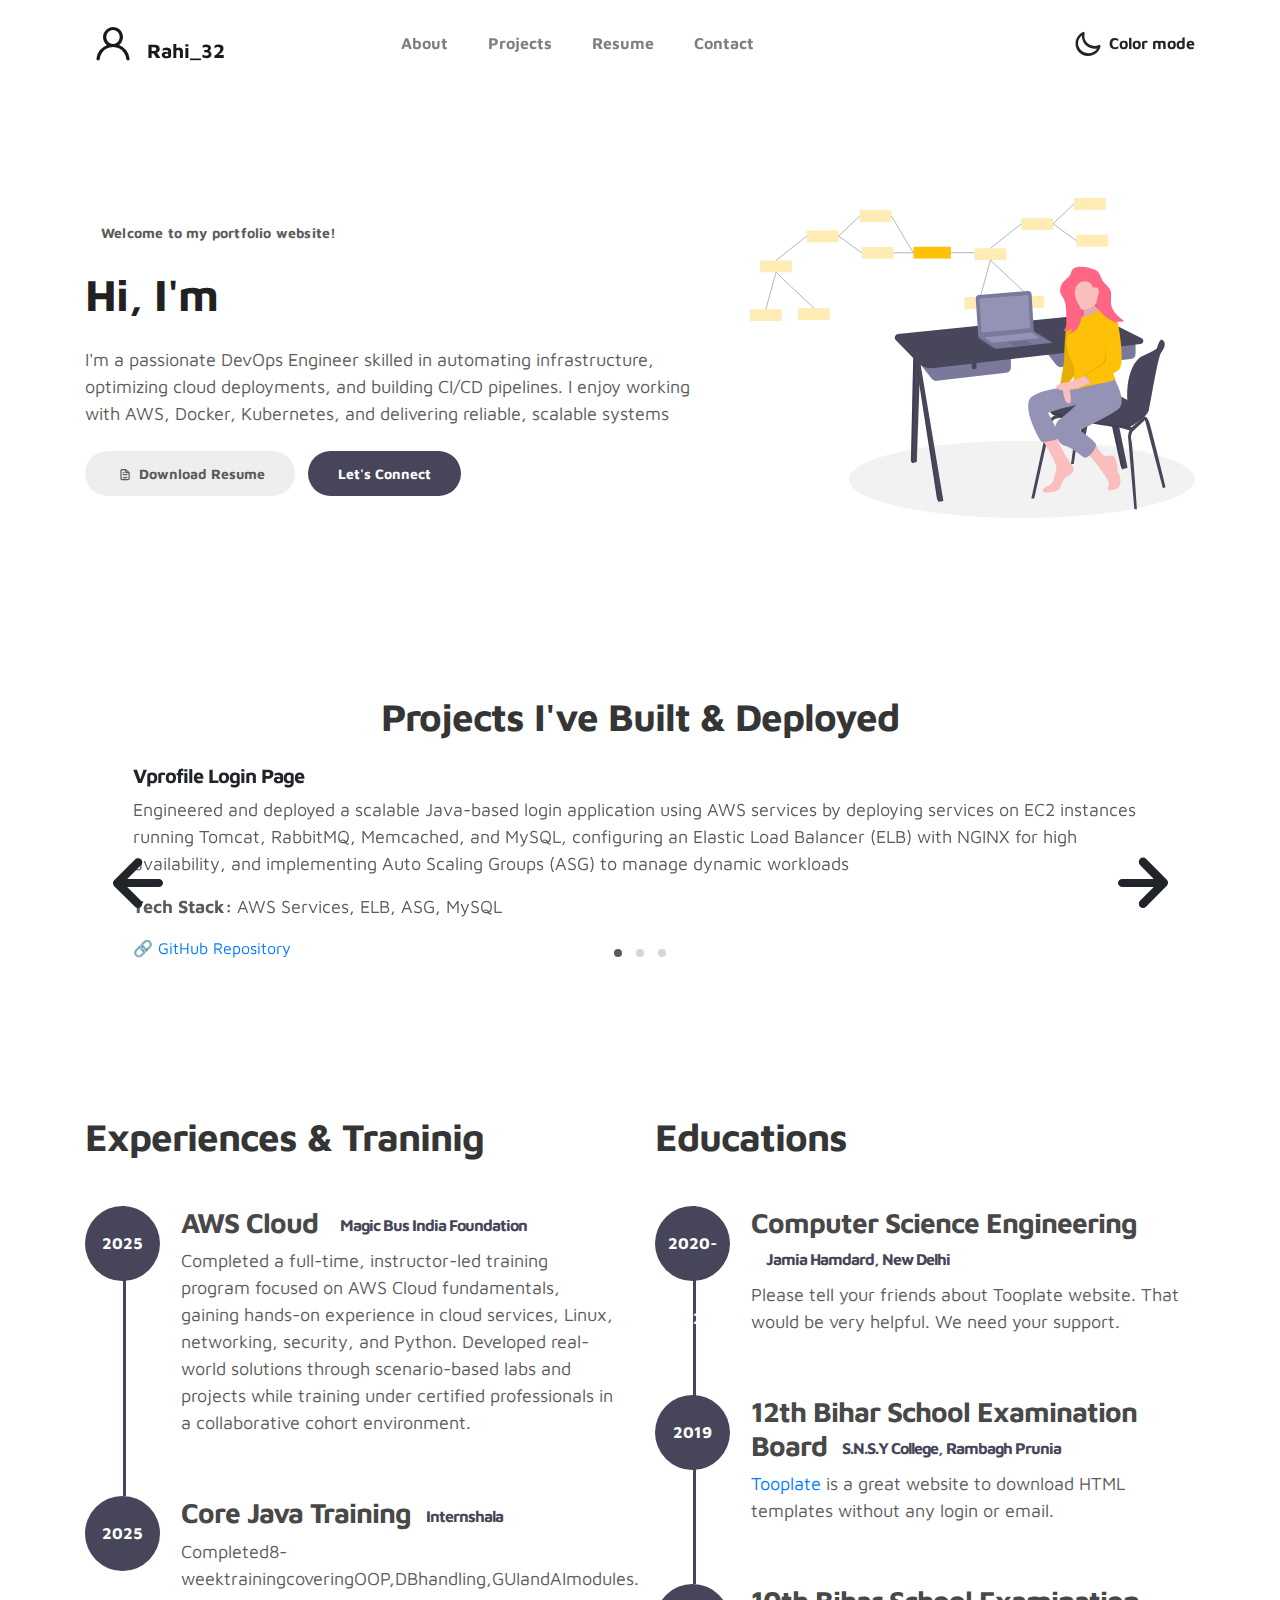
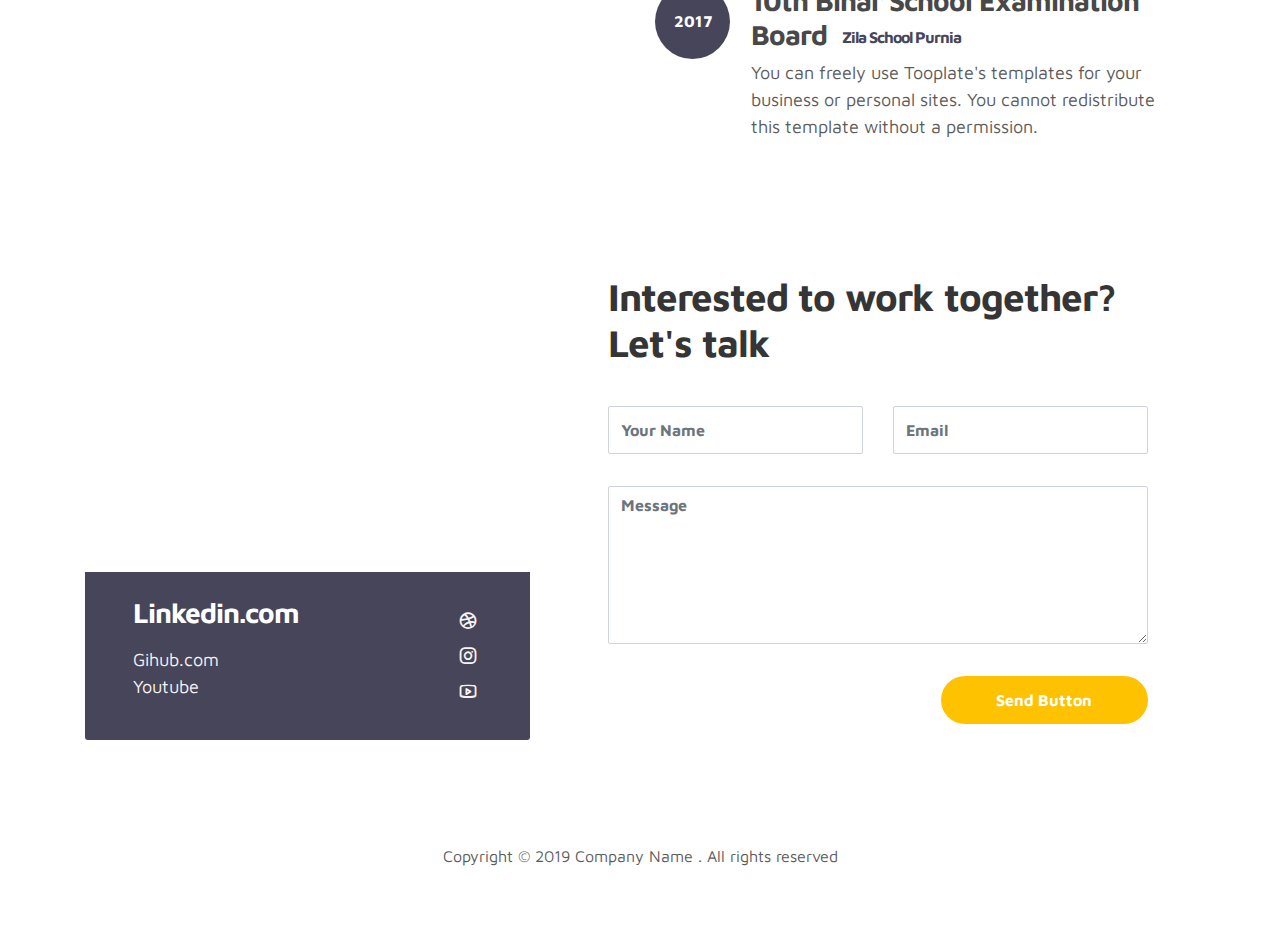
<file: marvel-master/index.html>
<!doctype html>
<html lang="en">
  <head>
    <meta charset="utf-8">
    <meta name="viewport" content="width=device-width, initial-scale=1, shrink-to-fit=no">
    <meta name="description" content="">
    <meta name="author" content="">

    <title>Marvel HTML Bootstrap 4 Template</title>

    <link rel="stylesheet" href="css/bootstrap.min.css">
    <link rel="stylesheet" href="css/unicons.css">
    <link rel="stylesheet" href="css/owl.carousel.min.css">
    <link rel="stylesheet" href="css/owl.theme.default.min.css">

    <!-- MAIN STYLE -->
    <link rel="stylesheet" href="css/tooplate-style.css">
    
<!--

Tooplate 2115 Marvel

https://www.tooplate.com/view/2115-marvel

-->
  </head>
  <body>

    <!-- MENU -->
    <nav class="navbar navbar-expand-sm navbar-light">
        <div class="container">
            <a class="navbar-brand" href="index.html"><i class='uil uil-user'></i> Rahi_32 </a>

            <button class="navbar-toggler" type="button" data-toggle="collapse" data-target="#navbarNav" aria-controls="navbarNav" aria-expanded="false"
                aria-label="Toggle navigation">
                <span class="navbar-toggler-icon"></span>
                <span class="navbar-toggler-icon"></span>
                <span class="navbar-toggler-icon"></span>
            </button>

            <div class="collapse navbar-collapse" id="navbarNav">
                <ul class="navbar-nav mx-auto">
                    <li class="nav-item">
                        <a href="#about" class="nav-link"><span data-hover="About">About</span></a>
                    </li>
                    <li class="nav-item">
                        <a href="#project" class="nav-link"><span data-hover="Projects">Projects</span></a>
                    </li>
                    <li class="nav-item">
                        <a href="#resume" class="nav-link"><span data-hover="Resume">Resume</span></a>
                    </li>
                    <li class="nav-item">
                        <a href="#contact" class="nav-link"><span data-hover="Contact">Contact</span></a>
                    </li>
                </ul>

                <ul class="navbar-nav ml-lg-auto">
                    <div class="ml-lg-4">
                      <div class="color-mode d-lg-flex justify-content-center align-items-center">
                        <i class="color-mode-icon"></i>
                        Color mode
                      </div>
                    </div>
                </ul>
            </div>
        </div>
    </nav>

    <!-- ABOUT -->
    <section class="about full-screen d-lg-flex justify-content-center align-items-center" id="about">
        <div class="container">
            <div class="row">
                
                <div class="col-lg-7 col-md-12 col-12 d-flex align-items-center">
                    <div class="about-text">
                        <small class="small-text">Welcome to <span class="mobile-block">my portfolio website!</span></small>
                        <h1 class="animated animated-text">
                            <span class="mr-2">Hi, I'm</span>
                                <div class="animated-info">
                                    <span class="animated-item">Danish Ahmad</span>
                                    <span class="animated-item">Cloud Enthusiast</span>
                                    <span class="animated-item">AWS Certified</span>
                                </div>
                        </h1>

                        <p>I'm a passionate DevOps Engineer skilled in automating infrastructure, optimizing cloud deployments, and building CI/CD pipelines. I enjoy working with AWS, Docker, Kubernetes, and delivering reliable, scalable systems</p>
                        
                        <div class="custom-btn-group mt-4">
                          <a href="https://drive.google.com/file/d/1z-Vn56O4dzv8pi8DDrOJLOv7NZh2t-Xn/view?usp=sharing" class="btn mr-lg-2 custom-btn"><i class='uil uil-file-alt'></i> Download Resume</a>
                          <a href="#contact" class="btn custom-btn custom-btn-bg custom-btn-link">Let's Connect</a>
                        </div>
                    </div>
                </div>

                <div class="col-lg-5 col-md-12 col-12">
                    <div class="about-image svg">
                        <img src="images/undraw/undraw_software_engineer_lvl5.svg" class="img-fluid" alt="svg image">
                    </div>
                </div>

            </div>
        </div>
    </section>

 <!-- PROJECTS -->
<section class="project py-5" id="project">
  <div class="container">
    <div class="row">
      <div class="col-lg-11 text-center mx-auto col-12">

        <div class="col-lg-8 mx-auto">
          <h2>Projects I've Built & Deployed</h2>
        </div>

        <div class="owl-carousel owl-theme">

          <!-- Project 1: Java Login Page -->
          <div class="item">
            <div class="project-info text-left">
              <h5 class="mt-3">Vprofile Login Page</h5>
              <p>
                Engineered and deployed a scalable Java-based login application using AWS services by deploying services on EC2 instances running Tomcat, RabbitMQ, Memcached, and MySQL, configuring an Elastic Load Balancer (ELB) with NGINX for high availability, and implementing Auto Scaling Groups (ASG) to manage dynamic workloads
              </p>
              <p><strong>Tech Stack:</strong> AWS Services, ELB, ASG, MySQL</p>
              <a href="https://github.com/rahi-32/vprofile-login.git" target="_blank">🔗 GitHub Repository</a>
            </div>
          </div>

          <!-- Project 2: Library Management System -->
          <div class="item">
            <div class="project-info text-left">
              <h5 class="mt-3">Library Management System</h5>
              <p>
                A full-featured desktop-based library management system to manage book issuance, returns, and member records. Includes admin and user views.
              </p>
              <p><strong>Tech Stack:</strong> Java, Swing, JDBC, MySQL</p>
              <a href="https://github.com/yourusername/library-management-system" target="_blank">🔗 GitHub Repository</a>
            </div>
          </div>

          <!-- Project 3: Tic Tac Toe Game -->
          <div class="item">
            <div class="project-info text-left">
              <h5 class="mt-3">Tic Tac Toe Game</h5>
              <p>
                A fun and interactive two-player Tic Tac Toe game built with Java GUI. It tracks player turns and highlights the winning combinations dynamically.
              </p>
              <p><strong>Tech Stack:</strong> Java, AWT/Swing</p>
              <a href="https://github.com/yourusername/tic-tac-toe-java" target="_blank">🔗 GitHub Repository</a>
            </div>
          </div>

        </div>
      </div>
    </div>
  </div>
</section>


    <!-- FEATURES -->
    <section class="resume py-5 d-lg-flex justify-content-center align-items-center" id="resume">
        <div class="container">
            <div class="row">

                <div class="col-lg-6 col-12">
                  <h2 class="mb-4">Experiences & Traninig</h2>

                    <div class="timeline">
                        <div class="timeline-wrapper">
                             <div class="timeline-yr">
                                  <span>2025</span>
                             </div>
                             <div class="timeline-info">
                                  <h3><span>AWS Cloud </span><small>Magic Bus India Foundation</small></h3>
                                  <p>Completed a full-time, instructor-led training program focused on AWS Cloud fundamentals, gaining hands-on experience in cloud services, Linux, networking, security, and Python. Developed real-world solutions through scenario-based labs and projects while training under certified professionals in a collaborative cohort environment.</p>
                             </div>
                        </div>

                        <div class="timeline-wrapper">
                            <div class="timeline-yr">
                                <span>2025</span>
                            </div>
                            <div class="timeline-info">
                                <h3><span>Core Java Training</span><small>Internshala</small></h3>
                                <p>Completed8-weektrainingcoveringOOP,DBhandling,GUIandAImodules.</p>
                            </div>
                        </div>

                        <!-- <div class="timeline-wrapper">
                            <div class="timeline-yr">
                                <span>2016</span>
                            </div>
                            <div class="timeline-info">
                                <h3><span>UI Freelancer</h3>
                                <p>Sed fringilla vitae enim sit amet cursus. Sed cursus dictum tortor quis pharetra. Pellentesque habitant morbi tristique senectus et netus et malesuada fames ac turpis egestas.</p>
                            </div>
                        </div> -->
                        
                        <!-- <div class="timeline-wrapper">
                            <div class="timeline-yr">
                                <span>2014</span>
                            </div>
                            <div class="timeline-info">
                                <h3><span>Junior Designer<small>Crafted Co.</small></h3>
                                <p>Cras scelerisque scelerisque condimentum. Nullam at volutpat mi. Nunc auctor ipsum eget magna consequat viverra.</p>
                            </div>
                        </div> -->

                    </div>
                </div>

                <div class="col-lg-6 col-12">
                  <h2 class="mb-4 mobile-mt-2">Educations</h2>

                    <div class="timeline">
                        <div class="timeline-wrapper">
                             <div class="timeline-yr">
                                  <span>2020-2024</span>
                             </div>
                             <div class="timeline-info">
                                  <h3><span>Computer Science Engineering</span><small>Jamia Hamdard, New Delhi</small></h3>
                                  <p>Please tell your friends about Tooplate website. That would be very helpful. We need your support.</p>
                             </div>
                        </div>

                        <div class="timeline-wrapper">
                            <div class="timeline-yr">
                                <span>2019</span>
                            </div>
                            <div class="timeline-info">
                                <h3><span>12th Bihar School Examination Board</span><small>S.N.S.Y College, Rambagh Prunia</small></h3>
                                <p><a rel="nofollow" href="https://www.facebook.com/tooplate">Tooplate</a> is a great website to download HTML templates without any login or email.</p>
                            </div>
                        </div>
                        
                        <div class="timeline-wrapper">
                            <div class="timeline-yr">
                                <span>2017</span>
                            </div>
                            <div class="timeline-info">
                                <h3><span>10th Bihar School Examination Board</span><small>Zila School Purnia</small></h3>
                                <p>You can freely use Tooplate's templates for your business or personal sites. You cannot redistribute this template without a permission.</p>
                            </div>
                        </div>

                    </div>
                </div>
                
            </div>
        </div>
    </section>

    <!-- CONTACT -->
    <section class="contact py-5" id="contact">
      <div class="container">
        <div class="row">
          
          <div class="col-lg-5 mr-lg-5 col-12">
            <div class="google-map w-100">
              <iframe src="https://www.google.com/maps/embed?pb=!1m18!1m12!1m3!1d12088.558402180099!2d-73.99373482142036!3d40.75895421922642!2m3!1f0!2f0!3f0!3m2!1i1024!2i768!4f13.1!3m3!1m2!1s0x89c25855b8fb3083%3A0xa0f9aef176042a5c!2sTheater+District%2C+New+York%2C+NY%2C+USA!5e0!3m2!1sen!2smm!4v1549875377188" width="400" height="300" frameborder="0" style="border:0" allowfullscreen></iframe>
            </div>

            <div class="contact-info d-flex justify-content-between align-items-center py-4 px-lg-5">
                <div class="contact-info-item">
                  <h3 class="mb-3 text-white">Linkedin.com</h3>
                  <p class="footer-text mb-0">Gihub.com</p>
                  <p><a href="mailto:hello@company.co">Youtube</a></p>
                </div>

                <ul class="social-links">
                     <li><a href="https://www.linkedin.com/in/danish-ahmad-2ba697249/" class="uil uil-dribbble" data-toggle="tooltip" data-placement="left" title="Linkedin"></a></li>
                     <li><a href="#" class="uil uil-instagram" data-toggle="tooltip" data-placement="left" title="Instagram"></a></li>
                     <li><a href="#" class="uil uil-youtube" data-toggle="tooltip" data-placement="left" title="Youtube"></a></li>
                </ul>
            </div>
          </div>

          <div class="col-lg-6 col-12">
            <div class="contact-form">
              <h2 class="mb-4">Interested to work together? Let's talk</h2>

              <form action="" method="get">
                <div class="row">
                  <div class="col-lg-6 col-12">
                    <input type="text" class="form-control" name="name" placeholder="Your Name" id="name">
                  </div>

                  <div class="col-lg-6 col-12">
                    <input type="email" class="form-control" name="email" placeholder="Email" id="email">
                  </div>

                  <div class="col-12">
                    <textarea name="message" rows="6" class="form-control" id="message" placeholder="Message"></textarea>
                  </div>

                  <div class="ml-lg-auto col-lg-5 col-12">
                    <input type="submit" class="form-control submit-btn" value="Send Button">
                  </div>
                </div>
              </form>
            </div>
          </div>

        </div>
      </div>
    </section>

    <!-- FOOTER -->
     <footer class="footer py-5">
          <div class="container">
               <div class="row">

                    <div class="col-lg-12 col-12">                                
                        <p class="copyright-text text-center">Copyright &copy; 2019 Company Name . All rights reserved</p>
                        <!-- <p class="copyright-text text-center">Designed by <a rel="nofollow" href="https://www.facebook.com/tooplate">Tooplate</a></p> -->
                    </div>
                    
               </div>
          </div>
     </footer>

    <script src="js/jquery-3.3.1.min.js"></script>
    <script src="js/popper.min.js"></script>
    <script src="js/bootstrap.min.js"></script>
    <script src="js/Headroom.js"></script>
    <script src="js/jQuery.headroom.js"></script>
    <script src="js/owl.carousel.min.js"></script>
    <script src="js/smoothscroll.js"></script>
    <script src="js/custom.js"></script>

  </body>
</html>
</file>
<file: marvel-master/css/unicons.css>
@font-face {
  font-family: 'unicons';
  src: url('../font/unicons.eot?42479262');
  src: url('../font/unicons.eot?42479262#iefix') format('embedded-opentype'),
       url('../font/unicons.woff2?42479262') format('woff2'),
       url('../font/unicons.woff?42479262') format('woff'),
       url('../font/unicons.ttf?42479262') format('truetype'),
       url('../font/unicons.svg?42479262#unicons') format('svg');
  font-weight: normal;
  font-style: normal;
}
/* Chrome hack: SVG is rendered more smooth in Windozze. 100% magic, uncomment if you need it. */
/* Note, that will break hinting! In other OS-es font will be not as sharp as it could be */
/*
@media screen and (-webkit-min-device-pixel-ratio:0) {
  @font-face {
    font-family: 'unicons';
    src: url('../font/unicons.svg?42479262#unicons') format('svg');
  }
}
*/
 
 [class^="uil-"]:before, [class*=" uil-"]:before {
  font-family: "unicons";
  font-style: normal;
  font-weight: normal;
  speak: none;
 
  display: inline-block;
  text-decoration: inherit;
  width: 1em;
  margin-right: .2em;
  text-align: center;
  /* opacity: .8; */
 
  /* For safety - reset parent styles, that can break glyph codes*/
  font-variant: normal;
  text-transform: none;
 
  /* fix buttons height, for twitter bootstrap */
  line-height: 1em;
 
  /* Animation center compensation - margins should be symmetric */
  /* remove if not needed */
  margin-left: .2em;
 
  /* you can be more comfortable with increased icons size */
  /* font-size: 120%; */
 
  /* Font smoothing. That was taken from TWBS */
  -webkit-font-smoothing: antialiased;
  -moz-osx-font-smoothing: grayscale;
 
  /* Uncomment for 3D effect */
  /* text-shadow: 1px 1px 1px rgba(127, 127, 127, 0.3); */
}
 
.uil-abacus:before { content: '\e800'; } /* '' */
.uil-accessible-icon-alt:before { content: '\e801'; } /* '' */
.uil-adjust-alt:before { content: '\e802'; } /* '' */
.uil-adjust-circle:before { content: '\e803'; } /* '' */
.uil-adjust-half:before { content: '\e804'; } /* '' */
.uil-adjust:before { content: '\e805'; } /* '' */
.uil-airplay:before { content: '\e806'; } /* '' */
.uil-align-alt:before { content: '\e807'; } /* '' */
.uil-align-center-alt:before { content: '\e808'; } /* '' */
.uil-align-center-h:before { content: '\e809'; } /* '' */
.uil-align-center-justify:before { content: '\e80a'; } /* '' */
.uil-align-center-v:before { content: '\e80b'; } /* '' */
.uil-align-center:before { content: '\e80c'; } /* '' */
.uil-align-justify:before { content: '\e80d'; } /* '' */
.uil-align-left-justify:before { content: '\e80e'; } /* '' */
.uil-align-left:before { content: '\e80f'; } /* '' */
.uil-align-letter-right:before { content: '\e810'; } /* '' */
.uil-align-right-justify:before { content: '\e811'; } /* '' */
.uil-align-right:before { content: '\e812'; } /* '' */
.uil-align:before { content: '\e813'; } /* '' */
.uil-ambulance:before { content: '\e814'; } /* '' */
.uil-analysis:before { content: '\e815'; } /* '' */
.uil-analytics:before { content: '\e816'; } /* '' */
.uil-anchor:before { content: '\e817'; } /* '' */
.uil-android-phone-slash:before { content: '\e818'; } /* '' */
.uil-angle-double-down:before { content: '\e819'; } /* '' */
.uil-angle-double-left:before { content: '\e81a'; } /* '' */
.uil-angle-double-right:before { content: '\e81b'; } /* '' */
.uil-angle-double-up:before { content: '\e81c'; } /* '' */
.uil-angle-down:before { content: '\e81d'; } /* '' */
.uil-angle-left:before { content: '\e81e'; } /* '' */
.uil-angle-right-b:before { content: '\e81f'; } /* '' */
.uil-angle-right:before { content: '\e820'; } /* '' */
.uil-angle-up:before { content: '\e821'; } /* '' */
.uil-annoyed-alt:before { content: '\e822'; } /* '' */
.uil-annoyed:before { content: '\e823'; } /* '' */
.uil-apps:before { content: '\e824'; } /* '' */
.uil-archive-alt:before { content: '\e825'; } /* '' */
.uil-archive:before { content: '\e826'; } /* '' */
.uil-arrow-break:before { content: '\e827'; } /* '' */
.uil-arrow-circle-down:before { content: '\e828'; } /* '' */
.uil-arrow-circle-left:before { content: '\e829'; } /* '' */
.uil-arrow-circle-right:before { content: '\e82a'; } /* '' */
.uil-arrow-circle-up:before { content: '\e82b'; } /* '' */
.uil-arrow-compress-h:before { content: '\e82c'; } /* '' */
.uil-arrow-down-left:before { content: '\e82d'; } /* '' */
.uil-arrow-down-right:before { content: '\e82e'; } /* '' */
.uil-arrow-down:before { content: '\e82f'; } /* '' */
.uil-arrow-from-right:before { content: '\e830'; } /* '' */
.uil-arrow-from-top:before { content: '\e831'; } /* '' */
.uil-arrow-growth:before { content: '\e832'; } /* '' */
.uil-arrow-left:before { content: '\e833'; } /* '' */
.uil-arrow-random:before { content: '\e834'; } /* '' */
.uil-arrow-resize-diagonal:before { content: '\e835'; } /* '' */
.uil-arrow-right:before { content: '\e836'; } /* '' */
.uil-arrow-to-bottom:before { content: '\e837'; } /* '' */
.uil-arrow-to-right:before { content: '\e838'; } /* '' */
.uil-arrow-up-left:before { content: '\e839'; } /* '' */
.uil-arrow-up-right:before { content: '\e83a'; } /* '' */
.uil-arrow-up:before { content: '\e83b'; } /* '' */
.uil-arrows-h-alt:before { content: '\e83c'; } /* '' */
.uil-arrows-h:before { content: '\e83d'; } /* '' */
.uil-arrows-left-down:before { content: '\e83e'; } /* '' */
.uil-arrows-maximize:before { content: '\e83f'; } /* '' */
.uil-arrows-merge:before { content: '\e840'; } /* '' */
.uil-arrows-resize-h:before { content: '\e841'; } /* '' */
.uil-arrows-resize-v:before { content: '\e842'; } /* '' */
.uil-arrows-resize:before { content: '\e843'; } /* '' */
.uil-arrows-right-down:before { content: '\e844'; } /* '' */
.uil-arrows-shrink-h:before { content: '\e845'; } /* '' */
.uil-arrows-shrink-v:before { content: '\e846'; } /* '' */
.uil-arrows-up-right:before { content: '\e847'; } /* '' */
.uil-arrows-v-alt:before { content: '\e848'; } /* '' */
.uil-arrows-v:before { content: '\e849'; } /* '' */
.uil-at:before { content: '\e84a'; } /* '' */
.uil-atm-card:before { content: '\e84b'; } /* '' */
.uil-atom:before { content: '\e84c'; } /* '' */
.uil-auto-flash:before { content: '\e84d'; } /* '' */
.uil-award-alt:before { content: '\e84e'; } /* '' */
.uil-award:before { content: '\e84f'; } /* '' */
.uil-baby-carriage:before { content: '\e850'; } /* '' */
.uil-backpack:before { content: '\e851'; } /* '' */
.uil-backspace:before { content: '\e852'; } /* '' */
.uil-backward:before { content: '\e853'; } /* '' */
.uil-bag-alt:before { content: '\e854'; } /* '' */
.uil-bag-slash:before { content: '\e855'; } /* '' */
.uil-bag:before { content: '\e856'; } /* '' */
.uil-ball:before { content: '\e857'; } /* '' */
.uil-ban:before { content: '\e858'; } /* '' */
.uil-bars:before { content: '\e859'; } /* '' */
.uil-basketball-hoop:before { content: '\e85a'; } /* '' */
.uil-basketball:before { content: '\e85b'; } /* '' */
.uil-battery-bolt:before { content: '\e85c'; } /* '' */
.uil-battery-empty:before { content: '\e85d'; } /* '' */
.uil-bed-double:before { content: '\e85e'; } /* '' */
.uil-bed:before { content: '\e85f'; } /* '' */
.uil-bell-school:before { content: '\e860'; } /* '' */
.uil-bell-slash:before { content: '\e861'; } /* '' */
.uil-bill:before { content: '\e862'; } /* '' */
.uil-bitcoin-circle:before { content: '\e863'; } /* '' */
.uil-bitcoin:before { content: '\e864'; } /* '' */
.uil-bluetooth-b:before { content: '\e865'; } /* '' */
.uil-bolt-alt:before { content: '\e866'; } /* '' */
.uil-bolt-slash:before { content: '\e867'; } /* '' */
.uil-bolt:before { content: '\e868'; } /* '' */
.uil-book-alt:before { content: '\e869'; } /* '' */
.uil-book-medical:before { content: '\e86a'; } /* '' */
.uil-book-open:before { content: '\e86b'; } /* '' */
.uil-book-reader:before { content: '\e86c'; } /* '' */
.uil-book:before { content: '\e86d'; } /* '' */
.uil-bookmark-full:before { content: '\e86e'; } /* '' */
.uil-bookmark:before { content: '\e86f'; } /* '' */
.uil-books:before { content: '\e870'; } /* '' */
.uil-boombox:before { content: '\e871'; } /* '' */
.uil-border-alt:before { content: '\e872'; } /* '' */
.uil-border-bottom:before { content: '\e873'; } /* '' */
.uil-border-clear:before { content: '\e874'; } /* '' */
.uil-border-horizontal:before { content: '\e875'; } /* '' */
.uil-border-inner:before { content: '\e876'; } /* '' */
.uil-border-left:before { content: '\e877'; } /* '' */
.uil-border-out:before { content: '\e878'; } /* '' */
.uil-border-right:before { content: '\e879'; } /* '' */
.uil-border-top:before { content: '\e87a'; } /* '' */
.uil-border-vertical:before { content: '\e87b'; } /* '' */
.uil-box:before { content: '\e87c'; } /* '' */
.uil-briefcase-alt:before { content: '\e87d'; } /* '' */
.uil-briefcase:before { content: '\e87e'; } /* '' */
.uil-bright:before { content: '\e87f'; } /* '' */
.uil-brightness-empty:before { content: '\e880'; } /* '' */
.uil-brightness-half:before { content: '\e881'; } /* '' */
.uil-brightness-low:before { content: '\e882'; } /* '' */
.uil-brightness-minus:before { content: '\e883'; } /* '' */
.uil-brightness-plus:before { content: '\e884'; } /* '' */
.uil-brightness:before { content: '\e885'; } /* '' */
.uil-bring-bottom:before { content: '\e886'; } /* '' */
.uil-bring-front:before { content: '\e887'; } /* '' */
.uil-brush-alt:before { content: '\e888'; } /* '' */
.uil-bug:before { content: '\e889'; } /* '' */
.uil-building:before { content: '\e88a'; } /* '' */
.uil-bullseye:before { content: '\e88b'; } /* '' */
.uil-bus-alt:before { content: '\e88c'; } /* '' */
.uil-bus-school:before { content: '\e88d'; } /* '' */
.uil-bus:before { content: '\e88e'; } /* '' */
.uil-calcualtor:before { content: '\e88f'; } /* '' */
.uil-calculator-alt:before { content: '\e890'; } /* '' */
.uil-calendar-alt:before { content: '\e891'; } /* '' */
.uil-calendar-slash:before { content: '\e892'; } /* '' */
.uil-calender:before { content: '\e893'; } /* '' */
.uil-calling:before { content: '\e894'; } /* '' */
.uil-camera-plus:before { content: '\e895'; } /* '' */
.uil-camera-slash:before { content: '\e896'; } /* '' */
.uil-camera:before { content: '\e897'; } /* '' */
.uil-cancel:before { content: '\e898'; } /* '' */
.uil-capsule:before { content: '\e899'; } /* '' */
.uil-capture:before { content: '\e89a'; } /* '' */
.uil-car-sideview:before { content: '\e89b'; } /* '' */
.uil-car-slash:before { content: '\e89c'; } /* '' */
.uil-car-wash:before { content: '\e89d'; } /* '' */
.uil-car:before { content: '\e89e'; } /* '' */
.uil-card-atm:before { content: '\e89f'; } /* '' */
.uil-caret-right:before { content: '\e8a0'; } /* '' */
.uil-cart:before { content: '\e8a1'; } /* '' */
.uil-cell:before { content: '\e8a2'; } /* '' */
.uil-celsius:before { content: '\e8a3'; } /* '' */
.uil-chart-bar-alt:before { content: '\e8a4'; } /* '' */
.uil-chart-bar:before { content: '\e8a5'; } /* '' */
.uil-chart-down:before { content: '\e8a6'; } /* '' */
.uil-chart-growth-alt:before { content: '\e8a7'; } /* '' */
.uil-chart-growth:before { content: '\e8a8'; } /* '' */
.uil-chart-line:before { content: '\e8a9'; } /* '' */
.uil-chart-pie-alt:before { content: '\e8aa'; } /* '' */
.uil-chart-pie:before { content: '\e8ab'; } /* '' */
.uil-chart:before { content: '\e8ac'; } /* '' */
.uil-chat-bubble-user:before { content: '\e8ad'; } /* '' */
.uil-chat-info:before { content: '\e8ae'; } /* '' */
.uil-chat:before { content: '\e8af'; } /* '' */
.uil-check-circle:before { content: '\e8b0'; } /* '' */
.uil-check-square:before { content: '\e8b1'; } /* '' */
.uil-check:before { content: '\e8b2'; } /* '' */
.uil-circle-layer:before { content: '\e8b3'; } /* '' */
.uil-circle:before { content: '\e8b4'; } /* '' */
.uil-circuit:before { content: '\e8b5'; } /* '' */
.uil-clapper-board:before { content: '\e8b6'; } /* '' */
.uil-clipboard-alt:before { content: '\e8b7'; } /* '' */
.uil-clipboard-blank:before { content: '\e8b8'; } /* '' */
.uil-clipboard-notes:before { content: '\e8b9'; } /* '' */
.uil-clipboard:before { content: '\e8ba'; } /* '' */
.uil-clock-eight:before { content: '\e8bb'; } /* '' */
.uil-clock-five:before { content: '\e8bc'; } /* '' */
.uil-clock-nine:before { content: '\e8bd'; } /* '' */
.uil-clock-seven:before { content: '\e8be'; } /* '' */
.uil-clock-ten:before { content: '\e8bf'; } /* '' */
.uil-clock-three:before { content: '\e8c0'; } /* '' */
.uil-clock-two:before { content: '\e8c1'; } /* '' */
.uil-clock:before { content: '\e8c2'; } /* '' */
.uil-closed-captioning:before { content: '\e8c3'; } /* '' */
.uil-cloud-block:before { content: '\e8c4'; } /* '' */
.uil-cloud-bookmark:before { content: '\e8c5'; } /* '' */
.uil-cloud-check:before { content: '\e8c6'; } /* '' */
.uil-cloud-computing:before { content: '\e8c7'; } /* '' */
.uil-cloud-data-connection:before { content: '\e8c8'; } /* '' */
.uil-cloud-database-tree:before { content: '\e8c9'; } /* '' */
.uil-cloud-download:before { content: '\e8ca'; } /* '' */
.uil-cloud-drizzle:before { content: '\e8cb'; } /* '' */
.uil-cloud-exclamation:before { content: '\e8cc'; } /* '' */
.uil-cloud-hail:before { content: '\e8cd'; } /* '' */
.uil-cloud-heart:before { content: '\e8ce'; } /* '' */
.uil-cloud-info:before { content: '\e8cf'; } /* '' */
.uil-cloud-lock:before { content: '\e8d0'; } /* '' */
.uil-cloud-meatball:before { content: '\e8d1'; } /* '' */
.uil-cloud-moon-hail:before { content: '\e8d2'; } /* '' */
.uil-cloud-moon-meatball:before { content: '\e8d3'; } /* '' */
.uil-cloud-moon-rain:before { content: '\e8d4'; } /* '' */
.uil-cloud-moon-showers:before { content: '\e8d5'; } /* '' */
.uil-cloud-moon:before { content: '\e8d6'; } /* '' */
.uil-cloud-question:before { content: '\e8d7'; } /* '' */
.uil-cloud-rain-sun:before { content: '\e8d8'; } /* '' */
.uil-cloud-rain:before { content: '\e8d9'; } /* '' */
.uil-cloud-redo:before { content: '\e8da'; } /* '' */
.uil-cloud-set:before { content: '\e8db'; } /* '' */
.uil-cloud-share:before { content: '\e8dc'; } /* '' */
.uil-cloud-shield:before { content: '\e8dd'; } /* '' */
.uil-cloud-showers-alt:before { content: '\e8de'; } /* '' */
.uil-cloud-showers-heavy:before { content: '\e8df'; } /* '' */
.uil-cloud-showers:before { content: '\e8e0'; } /* '' */
.uil-cloud-slash:before { content: '\e8e1'; } /* '' */
.uil-cloud-sun-hail:before { content: '\e8e2'; } /* '' */
.uil-cloud-sun-meatball:before { content: '\e8e3'; } /* '' */
.uil-cloud-sun-rain-alt:before { content: '\e8e4'; } /* '' */
.uil-cloud-sun-rain:before { content: '\e8e5'; } /* '' */
.uil-cloud-sun-tear:before { content: '\e8e6'; } /* '' */
.uil-cloud-sun:before { content: '\e8e7'; } /* '' */
.uil-cloud-times:before { content: '\e8e8'; } /* '' */
.uil-cloud-unlock:before { content: '\e8e9'; } /* '' */
.uil-cloud-upload:before { content: '\e8ea'; } /* '' */
.uil-cloud-wifi:before { content: '\e8eb'; } /* '' */
.uil-cloud-wind:before { content: '\e8ec'; } /* '' */
.uil-cloud:before { content: '\e8ed'; } /* '' */
.uil-clouds:before { content: '\e8ee'; } /* '' */
.uil-club:before { content: '\e8ef'; } /* '' */
.uil-code:before { content: '\e8f0'; } /* '' */
.uil-coffee:before { content: '\e8f1'; } /* '' */
.uil-cog:before { content: '\e8f2'; } /* '' */
.uil-coins:before { content: '\e8f3'; } /* '' */
.uil-columns:before { content: '\e8f4'; } /* '' */
.uil-comment-alt-block:before { content: '\e8f5'; } /* '' */
.uil-comment-alt-chart-lines:before { content: '\e8f6'; } /* '' */
.uil-comment-alt-check:before { content: '\e8f7'; } /* '' */
.uil-comment-alt-dots:before { content: '\e8f8'; } /* '' */
.uil-comment-alt-download:before { content: '\e8f9'; } /* '' */
.uil-comment-alt-edit:before { content: '\e8fa'; } /* '' */
.uil-comment-alt-exclamation:before { content: '\e8fb'; } /* '' */
.uil-comment-alt-heart:before { content: '\e8fc'; } /* '' */
.uil-comment-alt-image:before { content: '\e8fd'; } /* '' */
.uil-comment-alt-info:before { content: '\e8fe'; } /* '' */
.uil-comment-alt-lines:before { content: '\e8ff'; } /* '' */
.uil-comment-alt-lock:before { content: '\e900'; } /* '' */
.uil-comment-alt-medical:before { content: '\e901'; } /* '' */
.uil-comment-alt-message:before { content: '\e902'; } /* '' */
.uil-comment-alt-notes:before { content: '\e903'; } /* '' */
.uil-comment-alt-plus:before { content: '\e904'; } /* '' */
.uil-comment-alt-question:before { content: '\e905'; } /* '' */
.uil-comment-alt-redo:before { content: '\e906'; } /* '' */
.uil-comment-alt-search:before { content: '\e907'; } /* '' */
.uil-comment-alt-share:before { content: '\e908'; } /* '' */
.uil-comment-alt-shield:before { content: '\e909'; } /* '' */
.uil-comment-alt-upload:before { content: '\e90a'; } /* '' */
.uil-comment-alt-verify:before { content: '\e90b'; } /* '' */
.uil-comment-alt:before { content: '\e90c'; } /* '' */
.uil-comment-block:before { content: '\e90d'; } /* '' */
.uil-comment-chart-line:before { content: '\e90e'; } /* '' */
.uil-comment-check:before { content: '\e90f'; } /* '' */
.uil-comment-dots:before { content: '\e910'; } /* '' */
.uil-comment-download:before { content: '\e911'; } /* '' */
.uil-comment-edit:before { content: '\e912'; } /* '' */
.uil-comment-exclamation:before { content: '\e913'; } /* '' */
.uil-comment-heart:before { content: '\e914'; } /* '' */
.uil-comment-image:before { content: '\e915'; } /* '' */
.uil-comment-info-alt:before { content: '\e916'; } /* '' */
.uil-comment-info:before { content: '\e917'; } /* '' */
.uil-comment-lines:before { content: '\e918'; } /* '' */
.uil-comment-lock:before { content: '\e919'; } /* '' */
.uil-comment-medical:before { content: '\e91a'; } /* '' */
.uil-comment-message:before { content: '\e91b'; } /* '' */
.uil-comment-notes:before { content: '\e91c'; } /* '' */
.uil-comment-plus:before { content: '\e91d'; } /* '' */
.uil-comment-question:before { content: '\e91e'; } /* '' */
.uil-comment-redo:before { content: '\e91f'; } /* '' */
.uil-comment-search:before { content: '\e920'; } /* '' */
.uil-comment-share:before { content: '\e921'; } /* '' */
.uil-comment-shield:before { content: '\e922'; } /* '' */
.uil-comment-slash:before { content: '\e923'; } /* '' */
.uil-comment-upload:before { content: '\e924'; } /* '' */
.uil-comment-verify:before { content: '\e925'; } /* '' */
.uil-comment:before { content: '\e926'; } /* '' */
.uil-comments-alt:before { content: '\e927'; } /* '' */
.uil-comments:before { content: '\e928'; } /* '' */
.uil-commnet-alt-slash:before { content: '\e929'; } /* '' */
.uil-compact-disc:before { content: '\e92a'; } /* '' */
.uil-compass:before { content: '\e92b'; } /* '' */
.uil-compress-alt-left:before { content: '\e92c'; } /* '' */
.uil-compress-alt:before { content: '\e92d'; } /* '' */
.uil-compress-arrows:before { content: '\e92e'; } /* '' */
.uil-compress-lines:before { content: '\e92f'; } /* '' */
.uil-compress-point:before { content: '\e930'; } /* '' */
.uil-compress-v:before { content: '\e931'; } /* '' */
.uil-compress:before { content: '\e932'; } /* '' */
.uil-computer-mouse:before { content: '\e933'; } /* '' */
.uil-confused:before { content: '\e934'; } /* '' */
.uil-constructor:before { content: '\e935'; } /* '' */
.uil-copy-alt:before { content: '\e936'; } /* '' */
.uil-copy-landscape:before { content: '\e937'; } /* '' */
.uil-copy:before { content: '\e938'; } /* '' */
.uil-copyright:before { content: '\e939'; } /* '' */
.uil-corner-down-left:before { content: '\e93a'; } /* '' */
.uil-corner-down-right-alt:before { content: '\e93b'; } /* '' */
.uil-corner-down-right:before { content: '\e93c'; } /* '' */
.uil-corner-left-down:before { content: '\e93d'; } /* '' */
.uil-corner-right-down:before { content: '\e93e'; } /* '' */
.uil-corner-up-left-alt:before { content: '\e93f'; } /* '' */
.uil-corner-up-left:before { content: '\e940'; } /* '' */
.uil-corner-up-right-alt:before { content: '\e941'; } /* '' */
.uil-corner-up-right:before { content: '\e942'; } /* '' */
.uil-creative-commons-pd-alt:before { content: '\e943'; } /* '' */
.uil-creative-commons-pd:before { content: '\e944'; } /* '' */
.uil-crockery:before { content: '\e945'; } /* '' */
.uil-crop-alt-rotate-left:before { content: '\e946'; } /* '' */
.uil-crop-alt-rotate-right:before { content: '\e947'; } /* '' */
.uil-crop-alt:before { content: '\e948'; } /* '' */
.uil-crosshair-alt:before { content: '\e949'; } /* '' */
.uil-crosshair:before { content: '\e94a'; } /* '' */
.uil-crosshairs:before { content: '\e94b'; } /* '' */
.uil-cube:before { content: '\e94c'; } /* '' */
.uil-data-sharing:before { content: '\e94d'; } /* '' */
.uil-database-alt:before { content: '\e94e'; } /* '' */
.uil-database:before { content: '\e94f'; } /* '' */
.uil-desert:before { content: '\e950'; } /* '' */
.uil-desktop-alt-slash:before { content: '\e951'; } /* '' */
.uil-desktop-alt:before { content: '\e952'; } /* '' */
.uil-desktop-cloud-alt:before { content: '\e953'; } /* '' */
.uil-desktop-slash:before { content: '\e954'; } /* '' */
.uil-desktop:before { content: '\e955'; } /* '' */
.uil-dialpad-alt:before { content: '\e956'; } /* '' */
.uil-dialpad:before { content: '\e957'; } /* '' */
.uil-diamond:before { content: '\e958'; } /* '' */
.uil-diary-alt:before { content: '\e959'; } /* '' */
.uil-diary:before { content: '\e95a'; } /* '' */
.uil-dice-five:before { content: '\e95b'; } /* '' */
.uil-dice-four:before { content: '\e95c'; } /* '' */
.uil-dice-one:before { content: '\e95d'; } /* '' */
.uil-dice-six:before { content: '\e95e'; } /* '' */
.uil-dice-three:before { content: '\e95f'; } /* '' */
.uil-dice-two:before { content: '\e960'; } /* '' */
.uil-direction:before { content: '\e961'; } /* '' */
.uil-directions:before { content: '\e962'; } /* '' */
.uil-dizzy-meh:before { content: '\e963'; } /* '' */
.uil-dna:before { content: '\e964'; } /* '' */
.uil-document-layout-center:before { content: '\e965'; } /* '' */
.uil-document-layout-left:before { content: '\e966'; } /* '' */
.uil-document-layout-right:before { content: '\e967'; } /* '' */
.uil-document:before { content: '\e968'; } /* '' */
.uil-dollar-alt:before { content: '\e969'; } /* '' */
.uil-dollar-sign-alt:before { content: '\e96a'; } /* '' */
.uil-dollar-sign:before { content: '\e96b'; } /* '' */
.uil-down-arrow:before { content: '\e96c'; } /* '' */
.uil-download-alt:before { content: '\e96d'; } /* '' */
.uil-dribbble:before { content: '\e96e'; } /* '' */
.uil-drill:before { content: '\e96f'; } /* '' */
.uil-dropbox:before { content: '\e970'; } /* '' */
.uil-dumbbell:before { content: '\e971'; } /* '' */
.uil-edit-alt:before { content: '\e972'; } /* '' */
.uil-edit:before { content: '\e973'; } /* '' */
.uil-ellipsis-h:before { content: '\e974'; } /* '' */
.uil-ellipsis-v:before { content: '\e975'; } /* '' */
.uil-emoji:before { content: '\e976'; } /* '' */
.uil-enter:before { content: '\e977'; } /* '' */
.uil-entry:before { content: '\e978'; } /* '' */
.uil-envelope-add:before { content: '\e979'; } /* '' */
.uil-envelope-alt:before { content: '\e97a'; } /* '' */
.uil-envelope-block:before { content: '\e97b'; } /* '' */
.uil-envelope-bookmark:before { content: '\e97c'; } /* '' */
.uil-envelope-check:before { content: '\e97d'; } /* '' */
.uil-envelope-download-alt:before { content: '\e97e'; } /* '' */
.uil-envelope-download:before { content: '\e97f'; } /* '' */
.uil-envelope-edit:before { content: '\e980'; } /* '' */
.uil-envelope-exclamation:before { content: '\e981'; } /* '' */
.uil-envelope-heart:before { content: '\e982'; } /* '' */
.uil-envelope-info:before { content: '\e983'; } /* '' */
.uil-envelope-lock:before { content: '\e984'; } /* '' */
.uil-envelope-minus:before { content: '\e985'; } /* '' */
.uil-envelope-open:before { content: '\e986'; } /* '' */
.uil-envelope-question:before { content: '\e987'; } /* '' */
.uil-envelope-receive:before { content: '\e988'; } /* '' */
.uil-envelope-redo:before { content: '\e989'; } /* '' */
.uil-envelope-search:before { content: '\e98a'; } /* '' */
.uil-envelope-send:before { content: '\e98b'; } /* '' */
.uil-envelope-share:before { content: '\e98c'; } /* '' */
.uil-envelope-shield:before { content: '\e98d'; } /* '' */
.uil-envelope-star:before { content: '\e98e'; } /* '' */
.uil-envelope-times:before { content: '\e98f'; } /* '' */
.uil-envelope-upload-alt:before { content: '\e990'; } /* '' */
.uil-envelope-upload:before { content: '\e991'; } /* '' */
.uil-envelope:before { content: '\e992'; } /* '' */
.uil-envelopes:before { content: '\e993'; } /* '' */
.uil-equal-circle:before { content: '\e994'; } /* '' */
.uil-euro-circle:before { content: '\e995'; } /* '' */
.uil-euro:before { content: '\e996'; } /* '' */
.uil-exchange-alt:before { content: '\e997'; } /* '' */
.uil-exchange:before { content: '\e998'; } /* '' */
.uil-exclamation-circle:before { content: '\e999'; } /* '' */
.uil-exclamation-octagon:before { content: '\e99a'; } /* '' */
.uil-exclamation-triangle:before { content: '\e99b'; } /* '' */
.uil-exclude:before { content: '\e99c'; } /* '' */
.uil-exit:before { content: '\e99d'; } /* '' */
.uil-expand-alt:before { content: '\e99e'; } /* '' */
.uil-expand-arrows-alt:before { content: '\e99f'; } /* '' */
.uil-expand-arrows:before { content: '\e9a0'; } /* '' */
.uil-expand-from-corner:before { content: '\e9a1'; } /* '' */
.uil-expand-left:before { content: '\e9a2'; } /* '' */
.uil-export:before { content: '\e9a3'; } /* '' */
.uil-exposure-alt:before { content: '\e9a4'; } /* '' */
.uil-exposure-increase:before { content: '\e9a5'; } /* '' */
.uil-external-link-alt:before { content: '\e9a6'; } /* '' */
.uil-eye-slash:before { content: '\e9a7'; } /* '' */
.uil-eye:before { content: '\e9a8'; } /* '' */
.uil-facebook:before { content: '\e9a9'; } /* '' */
.uil-fahrenheit:before { content: '\e9aa'; } /* '' */
.uil-fast-mail-alt:before { content: '\e9ab'; } /* '' */
.uil-fast-mail:before { content: '\e9ac'; } /* '' */
.uil-favorite:before { content: '\e9ad'; } /* '' */
.uil-feedback:before { content: '\e9ae'; } /* '' */
.uil-file-alt:before { content: '\e9af'; } /* '' */
.uil-file-blank:before { content: '\e9b0'; } /* '' */
.uil-file-block-alt:before { content: '\e9b1'; } /* '' */
.uil-file-bookmark-alt:before { content: '\e9b2'; } /* '' */
.uil-file-check-alt:before { content: '\e9b3'; } /* '' */
.uil-file-check:before { content: '\e9b4'; } /* '' */
.uil-file-contract-dollar:before { content: '\e9b5'; } /* '' */
.uil-file-copy-alt:before { content: '\e9b6'; } /* '' */
.uil-file-download-alt:before { content: '\e9b7'; } /* '' */
.uil-file-download:before { content: '\e9b8'; } /* '' */
.uil-file-edit-alt:before { content: '\e9b9'; } /* '' */
.uil-file-exclamation-alt:before { content: '\e9ba'; } /* '' */
.uil-file-exclamation:before { content: '\e9bb'; } /* '' */
.uil-file-heart:before { content: '\e9bc'; } /* '' */
.uil-file-info-alt:before { content: '\e9bd'; } /* '' */
.uil-file-landscape-alt:before { content: '\e9be'; } /* '' */
.uil-file-landscape:before { content: '\e9bf'; } /* '' */
.uil-file-lanscape-slash:before { content: '\e9c0'; } /* '' */
.uil-file-lock-alt:before { content: '\e9c1'; } /* '' */
.uil-file-medical-alt:before { content: '\e9c2'; } /* '' */
.uil-file-medical:before { content: '\e9c3'; } /* '' */
.uil-file-minus-alt:before { content: '\e9c4'; } /* '' */
.uil-file-minus:before { content: '\e9c5'; } /* '' */
.uil-file-network:before { content: '\e9c6'; } /* '' */
.uil-file-plus-alt:before { content: '\e9c7'; } /* '' */
.uil-file-plus:before { content: '\e9c8'; } /* '' */
.uil-file-question-alt:before { content: '\e9c9'; } /* '' */
.uil-file-question:before { content: '\e9ca'; } /* '' */
.uil-file-redo-alt:before { content: '\e9cb'; } /* '' */
.uil-file-search-alt:before { content: '\e9cc'; } /* '' */
.uil-file-share-alt:before { content: '\e9cd'; } /* '' */
.uil-file-shield-alt:before { content: '\e9ce'; } /* '' */
.uil-file-slash:before { content: '\e9cf'; } /* '' */
.uil-file-times-alt:before { content: '\e9d0'; } /* '' */
.uil-file-times:before { content: '\e9d1'; } /* '' */
.uil-file-upload-alt:before { content: '\e9d2'; } /* '' */
.uil-file-upload:before { content: '\e9d3'; } /* '' */
.uil-file:before { content: '\e9d4'; } /* '' */
.uil-files-landscapes-alt:before { content: '\e9d5'; } /* '' */
.uil-files-landscapes:before { content: '\e9d6'; } /* '' */
.uil-film:before { content: '\e9d7'; } /* '' */
.uil-filter-slash:before { content: '\e9d8'; } /* '' */
.uil-filter:before { content: '\e9d9'; } /* '' */
.uil-flask-potion:before { content: '\e9da'; } /* '' */
.uil-flask:before { content: '\e9db'; } /* '' */
.uil-flip-h-alt:before { content: '\e9dc'; } /* '' */
.uil-flip-h:before { content: '\e9dd'; } /* '' */
.uil-flip-v-alt:before { content: '\e9de'; } /* '' */
.uil-flip-v:before { content: '\e9df'; } /* '' */
.uil-flower:before { content: '\e9e0'; } /* '' */
.uil-focus-add:before { content: '\e9e1'; } /* '' */
.uil-focus-target:before { content: '\e9e2'; } /* '' */
.uil-focus:before { content: '\e9e3'; } /* '' */
.uil-folder-check:before { content: '\e9e4'; } /* '' */
.uil-folder-download:before { content: '\e9e5'; } /* '' */
.uil-folder-exclamation:before { content: '\e9e6'; } /* '' */
.uil-folder-heart:before { content: '\e9e7'; } /* '' */
.uil-folder-info:before { content: '\e9e8'; } /* '' */
.uil-folder-lock:before { content: '\e9e9'; } /* '' */
.uil-folder-medical:before { content: '\e9ea'; } /* '' */
.uil-folder-minus:before { content: '\e9eb'; } /* '' */
.uil-folder-network:before { content: '\e9ec'; } /* '' */
.uil-folder-plus:before { content: '\e9ed'; } /* '' */
.uil-folder-question:before { content: '\e9ee'; } /* '' */
.uil-folder-slash:before { content: '\e9ef'; } /* '' */
.uil-folder-times:before { content: '\e9f0'; } /* '' */
.uil-folder-upload:before { content: '\e9f1'; } /* '' */
.uil-folder:before { content: '\e9f2'; } /* '' */
.uil-food:before { content: '\e9f3'; } /* '' */
.uil-football-american:before { content: '\e9f4'; } /* '' */
.uil-football-ball:before { content: '\e9f5'; } /* '' */
.uil-football:before { content: '\e9f6'; } /* '' */
.uil-forecastcloud-moon-tear:before { content: '\e9f7'; } /* '' */
.uil-forwaded-call:before { content: '\e9f8'; } /* '' */
.uil-forward:before { content: '\e9f9'; } /* '' */
.uil-frown:before { content: '\e9fa'; } /* '' */
.uil-game-structure:before { content: '\e9fb'; } /* '' */
.uil-game:before { content: '\e9fc'; } /* '' */
.uil-gift:before { content: '\e9fd'; } /* '' */
.uil-glass-martini-alt-slash:before { content: '\e9fe'; } /* '' */
.uil-glass-martini-alt:before { content: '\e9ff'; } /* '' */
.uil-glass-martini:before { content: '\ea00'; } /* '' */
.uil-glass-tea:before { content: '\ea01'; } /* '' */
.uil-glass:before { content: '\ea02'; } /* '' */
.uil-globe:before { content: '\ea03'; } /* '' */
.uil-gold:before { content: '\ea04'; } /* '' */
.uil-google-drive:before { content: '\ea05'; } /* '' */
.uil-graduation-hat:before { content: '\ea06'; } /* '' */
.uil-graph-bar:before { content: '\ea07'; } /* '' */
.uil-grid:before { content: '\ea08'; } /* '' */
.uil-grids:before { content: '\ea09'; } /* '' */
.uil-grin-tongue-wink-alt:before { content: '\ea0a'; } /* '' */
.uil-grin-tongue-wink:before { content: '\ea0b'; } /* '' */
.uil-grin:before { content: '\ea0c'; } /* '' */
.uil-grip-horizontal-line:before { content: '\ea0d'; } /* '' */
.uil-hdd:before { content: '\ea0e'; } /* '' */
.uil-headphones-alt:before { content: '\ea0f'; } /* '' */
.uil-headphones:before { content: '\ea10'; } /* '' */
.uil-heart-alt:before { content: '\ea11'; } /* '' */
.uil-heart-medical:before { content: '\ea12'; } /* '' */
.uil-heart-rate:before { content: '\ea13'; } /* '' */
.uil-heart-sign:before { content: '\ea14'; } /* '' */
.uil-heart:before { content: '\ea15'; } /* '' */
.uil-heartbeat:before { content: '\ea16'; } /* '' */
.uil-history-alt:before { content: '\ea17'; } /* '' */
.uil-history:before { content: '\ea18'; } /* '' */
.uil-home-alt:before { content: '\ea19'; } /* '' */
.uil-home:before { content: '\ea1a'; } /* '' */
.uil-horizontal-align-center:before { content: '\ea1b'; } /* '' */
.uil-horizontal-align-left:before { content: '\ea1c'; } /* '' */
.uil-horizontal-align-right:before { content: '\ea1d'; } /* '' */
.uil-horizontal-distribution-center:before { content: '\ea1e'; } /* '' */
.uil-horizontal-distribution-left:before { content: '\ea1f'; } /* '' */
.uil-horizontal-distribution-right:before { content: '\ea20'; } /* '' */
.uil-hunting:before { content: '\ea21'; } /* '' */
.uil-image-alt-slash:before { content: '\ea22'; } /* '' */
.uil-image-block:before { content: '\ea23'; } /* '' */
.uil-image-broken:before { content: '\ea24'; } /* '' */
.uil-image-check:before { content: '\ea25'; } /* '' */
.uil-image-download:before { content: '\ea26'; } /* '' */
.uil-image-edit:before { content: '\ea27'; } /* '' */
.uil-image-lock:before { content: '\ea28'; } /* '' */
.uil-image-minus:before { content: '\ea29'; } /* '' */
.uil-image-plus:before { content: '\ea2a'; } /* '' */
.uil-image-question:before { content: '\ea2b'; } /* '' */
.uil-image-redo:before { content: '\ea2c'; } /* '' */
.uil-image-resize-landscape:before { content: '\ea2d'; } /* '' */
.uil-image-resize-square:before { content: '\ea2e'; } /* '' */
.uil-image-search:before { content: '\ea2f'; } /* '' */
.uil-image-share:before { content: '\ea30'; } /* '' */
.uil-image-shield:before { content: '\ea31'; } /* '' */
.uil-image-slash:before { content: '\ea32'; } /* '' */
.uil-image-times:before { content: '\ea33'; } /* '' */
.uil-image-upload:before { content: '\ea34'; } /* '' */
.uil-image-v:before { content: '\ea35'; } /* '' */
.uil-image:before { content: '\ea36'; } /* '' */
.uil-images:before { content: '\ea37'; } /* '' */
.uil-incoming-call:before { content: '\ea38'; } /* '' */
.uil-info-circle:before { content: '\ea39'; } /* '' */
.uil-instagram:before { content: '\ea3a'; } /* '' */
.uil-invoice:before { content: '\ea3b'; } /* '' */
.uil-jackhammer:before { content: '\ea3c'; } /* '' */
.uil-kayak:before { content: '\ea3d'; } /* '' */
.uil-key-skeleton-alt:before { content: '\ea3e'; } /* '' */
.uil-key-skeleton:before { content: '\ea3f'; } /* '' */
.uil-keyboard-alt:before { content: '\ea40'; } /* '' */
.uil-keyboard-hide:before { content: '\ea41'; } /* '' */
.uil-keyboard-show:before { content: '\ea42'; } /* '' */
.uil-keyboard:before { content: '\ea43'; } /* '' */
.uil-keyhole-circle:before { content: '\ea44'; } /* '' */
.uil-keyhole-square-full:before { content: '\ea45'; } /* '' */
.uil-keyhole-square:before { content: '\ea46'; } /* '' */
.uil-kid:before { content: '\ea47'; } /* '' */
.uil-label-alt:before { content: '\ea48'; } /* '' */
.uil-label:before { content: '\ea49'; } /* '' */
.uil-lamp:before { content: '\ea4a'; } /* '' */
.uil-laptop-cloud:before { content: '\ea4b'; } /* '' */
.uil-laptop:before { content: '\ea4c'; } /* '' */
.uil-laughing:before { content: '\ea4d'; } /* '' */
.uil-layer-group-slash:before { content: '\ea4e'; } /* '' */
.uil-layer-group:before { content: '\ea4f'; } /* '' */
.uil-layers-alt:before { content: '\ea50'; } /* '' */
.uil-layers-slash:before { content: '\ea51'; } /* '' */
.uil-layers:before { content: '\ea52'; } /* '' */
.uil-left-arrow-from-left:before { content: '\ea53'; } /* '' */
.uil-left-arrow-to-left:before { content: '\ea54'; } /* '' */
.uil-left-indent-alt:before { content: '\ea55'; } /* '' */
.uil-left-indent:before { content: '\ea56'; } /* '' */
.uil-life-ring:before { content: '\ea57'; } /* '' */
.uil-lightbulb-alt:before { content: '\ea58'; } /* '' */
.uil-lightbulb:before { content: '\ea59'; } /* '' */
.uil-line-alt:before { content: '\ea5a'; } /* '' */
.uil-line-spacing:before { content: '\ea5b'; } /* '' */
.uil-link-alt:before { content: '\ea5c'; } /* '' */
.uil-link-broken:before { content: '\ea5d'; } /* '' */
.uil-link-h:before { content: '\ea5e'; } /* '' */
.uil-link:before { content: '\ea5f'; } /* '' */
.uil-list-ui-alt:before { content: '\ea60'; } /* '' */
.uil-list-ul:before { content: '\ea61'; } /* '' */
.uil-location-arrow-alt:before { content: '\ea62'; } /* '' */
.uil-location-arrow:before { content: '\ea63'; } /* '' */
.uil-location-pin-alt:before { content: '\ea64'; } /* '' */
.uil-location-point:before { content: '\ea65'; } /* '' */
.uil-location:before { content: '\ea66'; } /* '' */
.uil-lock-access:before { content: '\ea67'; } /* '' */
.uil-lock-alt:before { content: '\ea68'; } /* '' */
.uil-lock-open-alt:before { content: '\ea69'; } /* '' */
.uil-lock-slash:before { content: '\ea6a'; } /* '' */
.uil-lock:before { content: '\ea6b'; } /* '' */
.uil-mailbox-alt:before { content: '\ea6c'; } /* '' */
.uil-mailbox:before { content: '\ea6d'; } /* '' */
.uil-map-marker-alt:before { content: '\ea6e'; } /* '' */
.uil-map-marker-edit:before { content: '\ea6f'; } /* '' */
.uil-map-marker-info:before { content: '\ea70'; } /* '' */
.uil-map-marker-minus:before { content: '\ea71'; } /* '' */
.uil-map-marker-plus:before { content: '\ea72'; } /* '' */
.uil-map-marker-question:before { content: '\ea73'; } /* '' */
.uil-map-marker-shield:before { content: '\ea74'; } /* '' */
.uil-map-marker-slash:before { content: '\ea75'; } /* '' */
.uil-map-marker:before { content: '\ea76'; } /* '' */
.uil-map-pin-alt:before { content: '\ea77'; } /* '' */
.uil-map-pin:before { content: '\ea78'; } /* '' */
.uil-map:before { content: '\ea79'; } /* '' */
.uil-mars:before { content: '\ea7a'; } /* '' */
.uil-maximize-left:before { content: '\ea7b'; } /* '' */
.uil-medal:before { content: '\ea7c'; } /* '' */
.uil-medical-drip:before { content: '\ea7d'; } /* '' */
.uil-medical-square-full:before { content: '\ea7e'; } /* '' */
.uil-medical-square:before { content: '\ea7f'; } /* '' */
.uil-medical:before { content: '\ea80'; } /* '' */
.uil-medkit:before { content: '\ea81'; } /* '' */
.uil-meeting-board:before { content: '\ea82'; } /* '' */
.uil-meh-alt:before { content: '\ea83'; } /* '' */
.uil-meh-closed-eye:before { content: '\ea84'; } /* '' */
.uil-meh:before { content: '\ea85'; } /* '' */
.uil-message:before { content: '\ea86'; } /* '' */
.uil-microphone-slash:before { content: '\ea87'; } /* '' */
.uil-microphone:before { content: '\ea88'; } /* '' */
.uil-minus-circle:before { content: '\ea89'; } /* '' */
.uil-minus-path:before { content: '\ea8a'; } /* '' */
.uil-minus-square-full:before { content: '\ea8b'; } /* '' */
.uil-minus-square:before { content: '\ea8c'; } /* '' */
.uil-minus:before { content: '\ea8d'; } /* '' */
.uil-missed-call:before { content: '\ea8e'; } /* '' */
.uil-mobey-bill-slash:before { content: '\ea8f'; } /* '' */
.uil-mobile-android-alt:before { content: '\ea90'; } /* '' */
.uil-mobile-android:before { content: '\ea91'; } /* '' */
.uil-mobile-vibrate:before { content: '\ea92'; } /* '' */
.uil-modem:before { content: '\ea93'; } /* '' */
.uil-money-bill-stack:before { content: '\ea94'; } /* '' */
.uil-money-bill:before { content: '\ea95'; } /* '' */
.uil-money-insert:before { content: '\ea96'; } /* '' */
.uil-money-stack:before { content: '\ea97'; } /* '' */
.uil-money-withdraw:before { content: '\ea98'; } /* '' */
.uil-money-withdrawal:before { content: '\ea99'; } /* '' */
.uil-moneybag-alt:before { content: '\ea9a'; } /* '' */
.uil-moneybag:before { content: '\ea9b'; } /* '' */
.uil-monitor-heart-rate:before { content: '\ea9c'; } /* '' */
.uil-monitor:before { content: '\ea9d'; } /* '' */
.uil-moon-eclipse:before { content: '\ea9e'; } /* '' */
.uil-moon:before { content: '\ea9f'; } /* '' */
.uil-moonset:before { content: '\eaa0'; } /* '' */
.uil-mountains-sun:before { content: '\eaa1'; } /* '' */
.uil-mountains:before { content: '\eaa2'; } /* '' */
.uil-mouse-alt:before { content: '\eaa3'; } /* '' */
.uil-mouse:before { content: '\eaa4'; } /* '' */
.uil-multiply:before { content: '\eaa5'; } /* '' */
.uil-music-note:before { content: '\eaa6'; } /* '' */
.uil-music-tune-slash:before { content: '\eaa7'; } /* '' */
.uil-music:before { content: '\eaa8'; } /* '' */
.uil-n-a:before { content: '\eaa9'; } /* '' */
.uil-navigator:before { content: '\eaaa'; } /* '' */
.uil-nerd:before { content: '\eaab'; } /* '' */
.uil-newspaper:before { content: '\eaac'; } /* '' */
.uil-ninja:before { content: '\eaad'; } /* '' */
.uil-no-entry:before { content: '\eaae'; } /* '' */
.uil-notebooks:before { content: '\eaaf'; } /* '' */
.uil-notes:before { content: '\eab0'; } /* '' */
.uil-object-group:before { content: '\eab1'; } /* '' */
.uil-object-ungroup:before { content: '\eab2'; } /* '' */
.uil-octagon:before { content: '\eab3'; } /* '' */
.uil-outgoing-call:before { content: '\eab4'; } /* '' */
.uil-package:before { content: '\eab5'; } /* '' */
.uil-padlock:before { content: '\eab6'; } /* '' */
.uil-paint-tool:before { content: '\eab7'; } /* '' */
.uil-panorama-h-alt:before { content: '\eab8'; } /* '' */
.uil-panorama-h:before { content: '\eab9'; } /* '' */
.uil-panorama-v:before { content: '\eaba'; } /* '' */
.uil-paperclip:before { content: '\eabb'; } /* '' */
.uil-paragraph:before { content: '\eabc'; } /* '' */
.uil-parcel:before { content: '\eabd'; } /* '' */
.uil-parking-square:before { content: '\eabe'; } /* '' */
.uil-pathfinder-unite:before { content: '\eabf'; } /* '' */
.uil-pathfinder:before { content: '\eac0'; } /* '' */
.uil-pause-circle:before { content: '\eac1'; } /* '' */
.uil-pause:before { content: '\eac2'; } /* '' */
.uil-pen:before { content: '\eac3'; } /* '' */
.uil-pentagon:before { content: '\eac4'; } /* '' */
.uil-phone-alt:before { content: '\eac5'; } /* '' */
.uil-phone-pause:before { content: '\eac6'; } /* '' */
.uil-phone-slash:before { content: '\eac7'; } /* '' */
.uil-phone-times:before { content: '\eac8'; } /* '' */
.uil-phone-volume:before { content: '\eac9'; } /* '' */
.uil-phone:before { content: '\eaca'; } /* '' */
.uil-picture:before { content: '\eacb'; } /* '' */
.uil-plane-arrival:before { content: '\eacc'; } /* '' */
.uil-plane-departure:before { content: '\eacd'; } /* '' */
.uil-plane-fly:before { content: '\eace'; } /* '' */
.uil-plane:before { content: '\eacf'; } /* '' */
.uil-play-circle:before { content: '\ead0'; } /* '' */
.uil-play:before { content: '\ead1'; } /* '' */
.uil-plug:before { content: '\ead2'; } /* '' */
.uil-plus-circle:before { content: '\ead3'; } /* '' */
.uil-plus-square:before { content: '\ead4'; } /* '' */
.uil-plus:before { content: '\ead5'; } /* '' */
.uil-podium:before { content: '\ead6'; } /* '' */
.uil-polygon:before { content: '\ead7'; } /* '' */
.uil-post-stamp:before { content: '\ead8'; } /* '' */
.uil-postcard:before { content: '\ead9'; } /* '' */
.uil-pound-circle:before { content: '\eada'; } /* '' */
.uil-pound:before { content: '\eadb'; } /* '' */
.uil-power:before { content: '\eadc'; } /* '' */
.uil-prescription-bottle:before { content: '\eadd'; } /* '' */
.uil-presentation-check:before { content: '\eade'; } /* '' */
.uil-presentation-edit:before { content: '\eadf'; } /* '' */
.uil-presentation-line:before { content: '\eae0'; } /* '' */
.uil-presentation-lines-alt:before { content: '\eae1'; } /* '' */
.uil-presentation-minus:before { content: '\eae2'; } /* '' */
.uil-presentation-play:before { content: '\eae3'; } /* '' */
.uil-presentation-plus:before { content: '\eae4'; } /* '' */
.uil-presentation-times:before { content: '\eae5'; } /* '' */
.uil-presentation:before { content: '\eae6'; } /* '' */
.uil-previous:before { content: '\eae7'; } /* '' */
.uil-pricetag-alt:before { content: '\eae8'; } /* '' */
.uil-print-slash:before { content: '\eae9'; } /* '' */
.uil-print:before { content: '\eaea'; } /* '' */
.uil-processor:before { content: '\eaeb'; } /* '' */
.uil-pump:before { content: '\eaec'; } /* '' */
.uil-puzzle-piece:before { content: '\eaed'; } /* '' */
.uil-question-circle:before { content: '\eaee'; } /* '' */
.uil-rainbow:before { content: '\eaef'; } /* '' */
.uil-raindrops-alt:before { content: '\eaf0'; } /* '' */
.uil-raindrops:before { content: '\eaf1'; } /* '' */
.uil-receipt-alt:before { content: '\eaf2'; } /* '' */
.uil-receipt:before { content: '\eaf3'; } /* '' */
.uil-record-audio:before { content: '\eaf4'; } /* '' */
.uil-redo:before { content: '\eaf5'; } /* '' */
.uil-refresh:before { content: '\eaf6'; } /* '' */
.uil-registered:before { content: '\eaf7'; } /* '' */
.uil-repeat:before { content: '\eaf8'; } /* '' */
.uil-restaurant:before { content: '\eaf9'; } /* '' */
.uil-right-indent-alt:before { content: '\eafa'; } /* '' */
.uil-rope-way:before { content: '\eafb'; } /* '' */
.uil-rotate-360:before { content: '\eafc'; } /* '' */
.uil-rss-alt:before { content: '\eafd'; } /* '' */
.uil-rss-interface:before { content: '\eafe'; } /* '' */
.uil-rss:before { content: '\eaff'; } /* '' */
.uil-ruler-combined:before { content: '\eb00'; } /* '' */
.uil-ruler:before { content: '\eb01'; } /* '' */
.uil-sad-cry:before { content: '\eb02'; } /* '' */
.uil-sad-crying:before { content: '\eb03'; } /* '' */
.uil-sad-dizzy:before { content: '\eb04'; } /* '' */
.uil-sad-squint:before { content: '\eb05'; } /* '' */
.uil-sad:before { content: '\eb06'; } /* '' */
.uil-scaling-left:before { content: '\eb07'; } /* '' */
.uil-scaling-right:before { content: '\eb08'; } /* '' */
.uil-scenery:before { content: '\eb09'; } /* '' */
.uil-schedule:before { content: '\eb0a'; } /* '' */
.uil-science:before { content: '\eb0b'; } /* '' */
.uil-screw:before { content: '\eb0c'; } /* '' */
.uil-scroll-h:before { content: '\eb0d'; } /* '' */
.uil-scroll:before { content: '\eb0e'; } /* '' */
.uil-search-alt:before { content: '\eb0f'; } /* '' */
.uil-search-minus:before { content: '\eb10'; } /* '' */
.uil-search-plus:before { content: '\eb11'; } /* '' */
.uil-search:before { content: '\eb12'; } /* '' */
.uil-server-alt:before { content: '\eb13'; } /* '' */
.uil-server-connection:before { content: '\eb14'; } /* '' */
.uil-server-network-alt:before { content: '\eb15'; } /* '' */
.uil-server-network:before { content: '\eb16'; } /* '' */
.uil-server:before { content: '\eb17'; } /* '' */
.uil-servers:before { content: '\eb18'; } /* '' */
.uil-servicemark:before { content: '\eb19'; } /* '' */
.uil-share-alt:before { content: '\eb1a'; } /* '' */
.uil-shield-check:before { content: '\eb1b'; } /* '' */
.uil-shield-exclamation:before { content: '\eb1c'; } /* '' */
.uil-shield-question:before { content: '\eb1d'; } /* '' */
.uil-shield-slash:before { content: '\eb1e'; } /* '' */
.uil-shield:before { content: '\eb1f'; } /* '' */
.uil-ship:before { content: '\eb20'; } /* '' */
.uil-shop:before { content: '\eb21'; } /* '' */
.uil-shopping-basket:before { content: '\eb22'; } /* '' */
.uil-shopping-cart-alt:before { content: '\eb23'; } /* '' */
.uil-shopping-trolley:before { content: '\eb24'; } /* '' */
.uil-shovel:before { content: '\eb25'; } /* '' */
.uil-shrink:before { content: '\eb26'; } /* '' */
.uil-shuffle:before { content: '\eb27'; } /* '' */
.uil-shutter-alt:before { content: '\eb28'; } /* '' */
.uil-shutter:before { content: '\eb29'; } /* '' */
.uil-sick:before { content: '\eb2a'; } /* '' */
.uil-sign-alt:before { content: '\eb2b'; } /* '' */
.uil-sign-in-alt:before { content: '\eb2c'; } /* '' */
.uil-sign-left:before { content: '\eb2d'; } /* '' */
.uil-sign-out-alt:before { content: '\eb2e'; } /* '' */
.uil-sign-right:before { content: '\eb2f'; } /* '' */
.uil-signal-alt-3:before { content: '\eb30'; } /* '' */
.uil-signal-alt:before { content: '\eb31'; } /* '' */
.uil-signal:before { content: '\eb32'; } /* '' */
.uil-silence:before { content: '\eb33'; } /* '' */
.uil-silent-squint:before { content: '\eb34'; } /* '' */
.uil-sim-card:before { content: '\eb35'; } /* '' */
.uil-sitemap:before { content: '\eb36'; } /* '' */
.uil-skip-forward-alt:before { content: '\eb37'; } /* '' */
.uil-skip-forward-circle:before { content: '\eb38'; } /* '' */
.uil-skip-forward:before { content: '\eb39'; } /* '' */
.uil-sliders-v-alt:before { content: '\eb3a'; } /* '' */
.uil-sliders-v:before { content: '\eb3b'; } /* '' */
.uil-smile-beam:before { content: '\eb3c'; } /* '' */
.uil-smile-dizzy:before { content: '\eb3d'; } /* '' */
.uil-smile-squint-wink-alt:before { content: '\eb3e'; } /* '' */
.uil-smile-squint-wink:before { content: '\eb3f'; } /* '' */
.uil-smile-wink-alt:before { content: '\eb40'; } /* '' */
.uil-smile-wink:before { content: '\eb41'; } /* '' */
.uil-smile:before { content: '\eb42'; } /* '' */
.uil-snow-flake:before { content: '\eb43'; } /* '' */
.uil-snowflake-alt:before { content: '\eb44'; } /* '' */
.uil-snowflake:before { content: '\eb45'; } /* '' */
.uil-sort-amount-down:before { content: '\eb46'; } /* '' */
.uil-sort-amount-up:before { content: '\eb47'; } /* '' */
.uil-sort:before { content: '\eb48'; } /* '' */
.uil-sorting:before { content: '\eb49'; } /* '' */
.uil-space-key:before { content: '\eb4a'; } /* '' */
.uil-spade:before { content: '\eb4b'; } /* '' */
.uil-sperms:before { content: '\eb4c'; } /* '' */
.uil-spin:before { content: '\eb4d'; } /* '' */
.uil-sport:before { content: '\eb4e'; } /* '' */
.uil-square-full:before { content: '\eb4f'; } /* '' */
.uil-square-shape:before { content: '\eb50'; } /* '' */
.uil-square:before { content: '\eb51'; } /* '' */
.uil-squint:before { content: '\eb52'; } /* '' */
.uil-star-half-alt:before { content: '\eb53'; } /* '' */
.uil-star:before { content: '\eb54'; } /* '' */
.uil-step-backward-alt:before { content: '\eb55'; } /* '' */
.uil-step-backward-circle:before { content: '\eb56'; } /* '' */
.uil-step-backward:before { content: '\eb57'; } /* '' */
.uil-step-forward:before { content: '\eb58'; } /* '' */
.uil-stop-circle:before { content: '\eb59'; } /* '' */
.uil-stopwatch-slash:before { content: '\eb5a'; } /* '' */
.uil-stopwatch:before { content: '\eb5b'; } /* '' */
.uil-store-alt:before { content: '\eb5c'; } /* '' */
.uil-store:before { content: '\eb5d'; } /* '' */
.uil-streering:before { content: '\eb5e'; } /* '' */
.uil-stretcher:before { content: '\eb5f'; } /* '' */
.uil-subject:before { content: '\eb60'; } /* '' */
.uil-subway-alt:before { content: '\eb61'; } /* '' */
.uil-subway:before { content: '\eb62'; } /* '' */
.uil-suitcase-alt:before { content: '\eb63'; } /* '' */
.uil-suitcase:before { content: '\eb64'; } /* '' */
.uil-sun:before { content: '\eb65'; } /* '' */
.uil-sunset:before { content: '\eb66'; } /* '' */
.uil-surprise:before { content: '\eb67'; } /* '' */
.uil-swatchbook:before { content: '\eb68'; } /* '' */
.uil-swimmer:before { content: '\eb69'; } /* '' */
.uil-symbol:before { content: '\eb6a'; } /* '' */
.uil-sync-exclamation:before { content: '\eb6b'; } /* '' */
.uil-sync-slash:before { content: '\eb6c'; } /* '' */
.uil-sync:before { content: '\eb6d'; } /* '' */
.uil-syringe:before { content: '\eb6e'; } /* '' */
.uil-table:before { content: '\eb6f'; } /* '' */
.uil-tablet:before { content: '\eb70'; } /* '' */
.uil-tablets:before { content: '\eb71'; } /* '' */
.uil-tachometer-fast:before { content: '\eb72'; } /* '' */
.uil-tag-alt:before { content: '\eb73'; } /* '' */
.uil-tag:before { content: '\eb74'; } /* '' */
.uil-tape:before { content: '\eb75'; } /* '' */
.uil-taxi:before { content: '\eb76'; } /* '' */
.uil-tear:before { content: '\eb77'; } /* '' */
.uil-technology:before { content: '\eb78'; } /* '' */
.uil-telescope:before { content: '\eb79'; } /* '' */
.uil-temperature-empty:before { content: '\eb7a'; } /* '' */
.uil-temperature-half:before { content: '\eb7b'; } /* '' */
.uil-temperature-minus:before { content: '\eb7c'; } /* '' */
.uil-temperature-plus:before { content: '\eb7d'; } /* '' */
.uil-temperature-quarter:before { content: '\eb7e'; } /* '' */
.uil-temperature-three-quarter:before { content: '\eb7f'; } /* '' */
.uil-temperature:before { content: '\eb80'; } /* '' */
.uil-text:before { content: '\eb81'; } /* '' */
.uil-th-large:before { content: '\eb82'; } /* '' */
.uil-th-slash:before { content: '\eb83'; } /* '' */
.uil-th:before { content: '\eb84'; } /* '' */
.uil-thermometer:before { content: '\eb85'; } /* '' */
.uil-thumbs-down:before { content: '\eb86'; } /* '' */
.uil-thumbs-up:before { content: '\eb87'; } /* '' */
.uil-thunderstorm-moon:before { content: '\eb88'; } /* '' */
.uil-thunderstorm-sun:before { content: '\eb89'; } /* '' */
.uil-thunderstorm:before { content: '\eb8a'; } /* '' */
.uil-ticket:before { content: '\eb8b'; } /* '' */
.uil-times-circle:before { content: '\eb8c'; } /* '' */
.uil-times-square:before { content: '\eb8d'; } /* '' */
.uil-times:before { content: '\eb8e'; } /* '' */
.uil-toggle-off:before { content: '\eb8f'; } /* '' */
.uil-toggle-on:before { content: '\eb90'; } /* '' */
.uil-top-arrow-from-top:before { content: '\eb91'; } /* '' */
.uil-top-arrow-to-top:before { content: '\eb92'; } /* '' */
.uil-tornado:before { content: '\eb93'; } /* '' */
.uil-trademark-circle:before { content: '\eb94'; } /* '' */
.uil-trademark:before { content: '\eb95'; } /* '' */
.uil-traffic-barrier:before { content: '\eb96'; } /* '' */
.uil-trash-alt:before { content: '\eb97'; } /* '' */
.uil-trash:before { content: '\eb98'; } /* '' */
.uil-trees:before { content: '\eb99'; } /* '' */
.uil-triangle:before { content: '\eb9a'; } /* '' */
.uil-trophy:before { content: '\eb9b'; } /* '' */
.uil-trowel:before { content: '\eb9c'; } /* '' */
.uil-truck-case:before { content: '\eb9d'; } /* '' */
.uil-truck-loading:before { content: '\eb9e'; } /* '' */
.uil-truck:before { content: '\eb9f'; } /* '' */
.uil-tv-retro-slash:before { content: '\eba0'; } /* '' */
.uil-tv-retro:before { content: '\eba1'; } /* '' */
.uil-umbrella:before { content: '\eba2'; } /* '' */
.uil-unamused:before { content: '\eba3'; } /* '' */
.uil-unlock-alt:before { content: '\eba4'; } /* '' */
.uil-unlock:before { content: '\eba5'; } /* '' */
.uil-upload-alt:before { content: '\eba6'; } /* '' */
.uil-upload:before { content: '\eba7'; } /* '' */
.uil-usd-circle:before { content: '\eba8'; } /* '' */
.uil-usd-square:before { content: '\eba9'; } /* '' */
.uil-user-check:before { content: '\ebaa'; } /* '' */
.uil-user-circle:before { content: '\ebab'; } /* '' */
.uil-user-exclamation:before { content: '\ebac'; } /* '' */
.uil-user-hard-hat:before { content: '\ebad'; } /* '' */
.uil-user-minus:before { content: '\ebae'; } /* '' */
.uil-user-plus:before { content: '\ebaf'; } /* '' */
.uil-user-square:before { content: '\ebb0'; } /* '' */
.uil-user-times:before { content: '\ebb1'; } /* '' */
.uil-user:before { content: '\ebb2'; } /* '' */
.uil-users-alt:before { content: '\ebb3'; } /* '' */
.uil-utensils-alt:before { content: '\ebb4'; } /* '' */
.uil-utensils:before { content: '\ebb5'; } /* '' */
.uil-vector-square-alt:before { content: '\ebb6'; } /* '' */
.uil-vector-square:before { content: '\ebb7'; } /* '' */
.uil-venus:before { content: '\ebb8'; } /* '' */
.uil-vertical-align-bottom:before { content: '\ebb9'; } /* '' */
.uil-vertical-align-center:before { content: '\ebba'; } /* '' */
.uil-vertical-align-top:before { content: '\ebbb'; } /* '' */
.uil-vertical-distribute-bottom:before { content: '\ebbc'; } /* '' */
.uil-vertical-distribution-center:before { content: '\ebbd'; } /* '' */
.uil-vertical-distribution-top:before { content: '\ebbe'; } /* '' */
.uil-video-slash:before { content: '\ebbf'; } /* '' */
.uil-video:before { content: '\ebc0'; } /* '' */
.uil-voicemail-rectangle:before { content: '\ebc1'; } /* '' */
.uil-voicemail:before { content: '\ebc2'; } /* '' */
.uil-volleyball:before { content: '\ebc3'; } /* '' */
.uil-volume-down:before { content: '\ebc4'; } /* '' */
.uil-volume-mute:before { content: '\ebc5'; } /* '' */
.uil-volume-off:before { content: '\ebc6'; } /* '' */
.uil-volume-up:before { content: '\ebc7'; } /* '' */
.uil-volume:before { content: '\ebc8'; } /* '' */
.uil-wall:before { content: '\ebc9'; } /* '' */
.uil-wallet:before { content: '\ebca'; } /* '' */
.uil-watch-alt:before { content: '\ebcb'; } /* '' */
.uil-watch:before { content: '\ebcc'; } /* '' */
.uil-water-drop-slash:before { content: '\ebcd'; } /* '' */
.uil-water-glass:before { content: '\ebce'; } /* '' */
.uil-water:before { content: '\ebcf'; } /* '' */
.uil-web-grid-alt:before { content: '\ebd0'; } /* '' */
.uil-web-grid:before { content: '\ebd1'; } /* '' */
.uil-web-section-alt:before { content: '\ebd2'; } /* '' */
.uil-web-section:before { content: '\ebd3'; } /* '' */
.uil-webcam:before { content: '\ebd4'; } /* '' */
.uil-weight:before { content: '\ebd5'; } /* '' */
.uil-wheel-barrow:before { content: '\ebd6'; } /* '' */
.uil-wheelchair-alt:before { content: '\ebd7'; } /* '' */
.uil-wheelchair:before { content: '\ebd8'; } /* '' */
.uil-wifi-router:before { content: '\ebd9'; } /* '' */
.uil-wifi-slash:before { content: '\ebda'; } /* '' */
.uil-wifi:before { content: '\ebdb'; } /* '' */
.uil-wind:before { content: '\ebdc'; } /* '' */
.uil-window-grid:before { content: '\ebdd'; } /* '' */
.uil-window-maximize:before { content: '\ebde'; } /* '' */
.uil-window-restore:before { content: '\ebdf'; } /* '' */
.uil-window-section:before { content: '\ebe0'; } /* '' */
.uil-window:before { content: '\ebe1'; } /* '' */
.uil-windsock:before { content: '\ebe2'; } /* '' */
.uil-wrench:before { content: '\ebe3'; } /* '' */
.uil-yellow:before { content: '\ebe4'; } /* '' */
.uil-yen-circle:before { content: '\ebe5'; } /* '' */
.uil-yen:before { content: '\ebe6'; } /* '' */
.uil-youtube-alt:before { content: '\ebe7'; } /* '' */
.uil-youtube:before { content: '\ebe8'; } /* '' */
</file>
<file: marvel-master/css/tooplate-style.css>
/*

Tooplate 2115 Marvel

https://www.tooplate.com/view/2115-marvel

*/


@import url("https://fonts.googleapis.com/css?family=Maven+Pro:400,700");
body {
  font-family: "Maven Pro", sans-serif;
  padding-top: 70px;
}

.full-screen {
  padding: 8rem 0;
}

.small-text {
  color: #5b5b5b;
  font-size: 14px;
  font-weight: bold;
  padding: 8px 16px;
  border-radius: 50px;
  letter-spacing: 0.2px;
}

ul {
  margin: 0;
  padding: 0;
}
ul li {
  list-style: none;
}

a {
  font-weight: normal;
  text-decoration: none !important;
  transition: all 0.4s ease;
}
a:hover {
  color: #ffc200 !important;
}

.navbar-brand .uil {
  font-size: 40px;
}

p {
  font-size: 18px;
  font-weight: 300;
  line-height: 1.5;
  color: #5b5b5b;
}

h1, h2, h3, h4, h5, h6 {
  font-weight: bold;
  letter-spacing: -1px;
}

h1 {
  color: #212121;
  font-size: 2.8em;
  margin: 24px 0;
}

h2 {
  color: #353535;
  font-size: 2.4em;
  font-weight: bold;
}

h3 {
  color: #484848;
}

h3,
b, strong {
  font-weight: bold;
}

.custom-btn {
  background: #eee;
  color: #5b5b5b;
  font-weight: bold;
  border-radius: 50px;
  padding: 13px 29px;
  font-size: 14px;
  line-height: normal;
  overflow: hidden;
  transition: all 0.4s ease;
}
.custom-btn:hover {
  color: #ffc200;
}
.custom-btn.custom-btn-bg {
  background: #474559;
  color: #ffffff;
}
.custom-btn.custom-btn-bg:hover {
  background: #ffc200;
  color: #ffffff !important;
}

.animated {
  position: relative;
}

.animated-info {
  display: inline-block;
  vertical-align: top;
  margin-top: 5px;
  min-width: 260px;
  position: relative;
}

.animated-item {
  color: #ffc200;
}

.animated-item {
  font-size: 38px;
  line-height: inherit;
  display: block;
  opacity: 0;
  overflow: hidden;
  position: absolute;
  top: 0;
  right: 0;
  left: 0;
  animation: BottomTotop 6s linear infinite 0s;
}
.animated-item:nth-child(2n+2) {
  animation-delay: 2s;
}
.animated-item:nth-child(3n+3) {
  animation-delay: 4s;
}

@keyframes BottomTotop {
  0% {
    opacity: 0;
  }
  5% {
    opacity: 0;
    transform: translateY(5px);
  }
  10% {
    opacity: 1;
    transform: translateY(0px);
  }
  25% {
    opacity: 1;
    transform: translateY(0px);
  }
  30% {
    opacity: 0;
    transform: translateY(5px);
  }
  80% {
    opacity: 0;
  }
  100% {
    opacity: 0;
  }
}
.navbar {
  position: fixed;
  top: 0;
  right: 0;
  left: 0;
  z-index: 999999;
  will-change: transform;
  transition: transform 200ms linear;
}
.navbar[class*="-unpinned"] {
  transform: translate(0, -150%);
}
.navbar[class*="-pinned"] {
  transform: translate(0, 0);
}
.navbar[class*="headroom--not-top"] {
  background: #ffffff;
  border-bottom: 1px solid #f0f0f0;
  padding-top: 0;
  padding-bottom: 0;
}

.navbar-brand {
  font-weight: bold;
}

.navbar-expand-sm .navbar-nav .nav-link {
  padding: 0 20px;
}

.nav-link {
  font-weight: bold;
  font-size: 16px;
  overflow: hidden;
}
.nav-link span {
  position: relative;
  display: inline-block;
  transition: transform 0.3s;
}
.nav-link span:before {
  position: absolute;
  top: 100%;
  content: attr(data-hover);
  transform: translate3d(0, 0, 0);
}

.navbar-light .navbar-nav .nav-link:focus,
.navbar-light .navbar-nav .nav-link:hover {
  color: #ffc200;
  font-weight: bold;
}
.navbar-light .navbar-nav .nav-link:focus span,
.navbar-light .navbar-nav .nav-link:hover span {
  transform: translateY(-100%);
}

.navbar-light .navbar-toggler-icon {
  background: none;
}

.navbar-toggler {
  border: 0;
  padding: 0;
  width: 32px;
  height: 32px;
  line-height: 32px;
  outline: none;
  cursor: pointer;
  margin-right: 10px;
}
.navbar-toggler:focus {
  outline: none;
}
.navbar-toggler[aria-expanded="true"] .navbar-toggler-icon:first-child {
  transform: rotate(45deg);
  top: 6px;
}
.navbar-toggler[aria-expanded="true"] .navbar-toggler-icon:nth-child(2) {
  display: none;
}
.navbar-toggler[aria-expanded="true"] .navbar-toggler-icon:last-child {
  transform: rotate(-45deg);
  bottom: 1px;
}
.navbar-toggler .navbar-toggler-icon {
  background: #212121;
  display: block;
  width: 100%;
  height: 2px;
  margin: 5px 0;
  transition: all 0.4s ease;
  position: relative;
}

.copyright-text {
  font-size: 16px;
  font-weight: normal;
  display: block;
}

.color-mode {
  font-weight: bold;
  cursor: pointer;
}

.color-mode-icon {
  position: relative;
  right: 6px;
}
.color-mode-icon:after {
  font-family: 'unicons';
  content: '\ea9f';
  font-size: 30px;
  font-weight: 300;
  font-style: normal;
}
.color-mode-icon.active:after {
  font-family: 'unicons';
  content: '\eb65';
  font-size: 30px;
  color: #ffffff;
}

.dark-mode {
  background: #0c0c0d;
}
.dark-mode .navbar-light .navbar-nav .nav-link {
  color: rgba(255, 255, 255, 0.8);
}
.dark-mode .navbar-light .navbar-nav .nav-link:hover {
  color: #ffc200;
}
.dark-mode .navbar[class*="headroom--not-top"] {
  background: #0c0c0d;
  border-bottom: 1px solid #1f1f1f;
}
.dark-mode .small-text {
  background: #0d0c15;
  color: #ffffff;
}
.dark-mode .feature-card .uil,
.dark-mode .navbar-light .navbar-brand,
.dark-mode h1, .dark-mode h2, .dark-mode h3, .dark-mode h4, .dark-mode h5, .dark-mode h6,
.dark-mode .color-mode {
  color: #ffffff;
}
.dark-mode .owl-carousel .owl-nav button.owl-next,
.dark-mode .owl-carousel .owl-nav button.owl-prev,
.dark-mode .owl-carousel button.owl-dot {
  color: #ffffff;
}

.timeline-wrapper {
  position: relative;
  padding: 22px 0;
}
.timeline-wrapper:last-child:before {
  height: 0;
}
.timeline-wrapper:before {
  content: "";
  background: #474559;
  width: 3px;
  height: 100%;
  position: absolute;
  left: 38px;
}

.timeline-yr {
  background: #474559;
  border-radius: 100%;
  position: absolute;
  width: 75px;
  height: 75px;
  line-height: 75px;
  text-align: center;
}
.timeline-yr span {
  color: #ffffff;
  font-size: 16px;
  font-weight: bold;
  display: block;
  line-height: 75px;
}

.timeline-info {
  display: inline-block;
  vertical-align: top;
  max-width: 432px;
  margin-left: 6em;
}
.timeline-info small {
  color: #474559;
  font-size: 16px;
  font-weight: bold;
  display: inline-block;
  vertical-align: middle;
  margin-left: 15px;
}

.owl-carousel .owl-nav span {
  display: none;
}
.owl-carousel .owl-nav .owl-prev:before,
.owl-carousel .owl-nav .owl-next:before {
  background: none;
  padding: 0;
  display: block;
  position: absolute;
  top: 50%;
  transform: translate(0, -50%);
  font-family: 'unicons';
  font-size: 100px;
  line-height: normal;
}
.owl-carousel .owl-nav .owl-prev:before {
  content: '\e833';
  left: -45px;
}
.owl-carousel .owl-nav .owl-next:before {
  content: '\e836';
  right: -45px;
}

.owl-theme .owl-nav [class*=owl-] {
  background: none;
  border-radius: 0;
  margin: 0;
  padding: 0;
  font-size: inherit;
}
.owl-theme .owl-nav [class*=owl-]:hover {
  color: #ffc200;
}
.owl-theme .owl-dots .owl-dot {
  outline: none;
}
.owl-theme .owl-dots .owl-dot span {
  width: 8px;
  height: 8px;
}
.owl-theme .owl-dots .owl-dot.active span, .owl-theme .owl-dots .owl-dot:hover span {
  background: #5b5b5b;
}

.google-map iframe {
  width: 100%;
}

.contact-form {
  position: relative;
}
.contact-form .form-control {
  background: transparent;
  border-radius: 2px;
  outline: none;
  box-shadow: none;
  font-weight: bold;
  margin: 16px 0;
}
.contact-form .form-control:not(textarea) {
  height: 48px;
}
.contact-form .form-control:hover, .contact-form .form-control:focus {
  border-color: #ffc200;
}
.contact-form .submit-btn {
  background: #ffc200;
  border-radius: 50px;
  color: #ffffff;
  font-weight: bold;
  border: 0;
  cursor: pointer;
  transition: all 0.4s ease;
}
.contact-form .submit-btn:hover {
  background: #474559;
}

.contact-info {
  background: #474559;
  border-radius: 0 0 3px 3px;
  position: relative;
  bottom: 8px;
}
.contact-info p, .contact-info a {
  color: #f7f3f3;
}

.social-links .uil {
  color: #f7f3f3;
  font-size: 20px;
  display: block;
  margin: 5px 0;
}
.social-links .uil:hover {
  color: #ffc200;
}

@media (min-width: 1270px) {
  .owl-theme .owl-dots {
    position: relative;
    bottom: 50px;
  }
}
@media (max-width: 991px) {
  .full-screen {
    padding-bottom: 4rem;
  }

  .color-mode {
    display: none;
  }

  .about-image {
    margin-top: 4em;
  }

  .mobile-mt-2,
  .contact-form {
    margin-top: 2em;
  }

  .contact-info {
    padding: 0 2rem;
  }
}
@media (max-width: 767px) {
  h1 {
    font-size: 2.4em;
  }

  h2 {
    font-size: 2em;
  }

  .animated-item {
    font-size: 28px;
  }

  .navbar-collapse {
    background: #ffffff;
    text-align: center;
    padding-bottom: 20px;
  }

  .navbar-expand-sm .navbar-nav .nav-link {
    padding: 3px 20px;
  }
}
@media (max-width: 580px) {
	.animated-info {
		min-width: 200px;
	}
  .animated-item {
    font-size: 30px;
  }

  .custom-btn-group {
    text-align: center;
  }

  .custom-btn {
    display: block;
    margin: 10px 0;
  }

  .owl-theme .owl-nav {
    display: none;
  }

  .timeline-info small {
    display: block;
    margin: 10px 0 0 0;
  }
}
@media (max-width: 320px) {
  .animated-text {
    margin-top: 0;
  }

  .about-text {
    text-align: center;
  }

  .full-screen {
    padding: 4rem 0;
  }

  .mobile-block {
    display: block;
  }

  .contact-info {
    flex-direction: column;
  }

  .social-links li {
    display: inline-block;
    vertical-align: top;
  }
}
</file>
